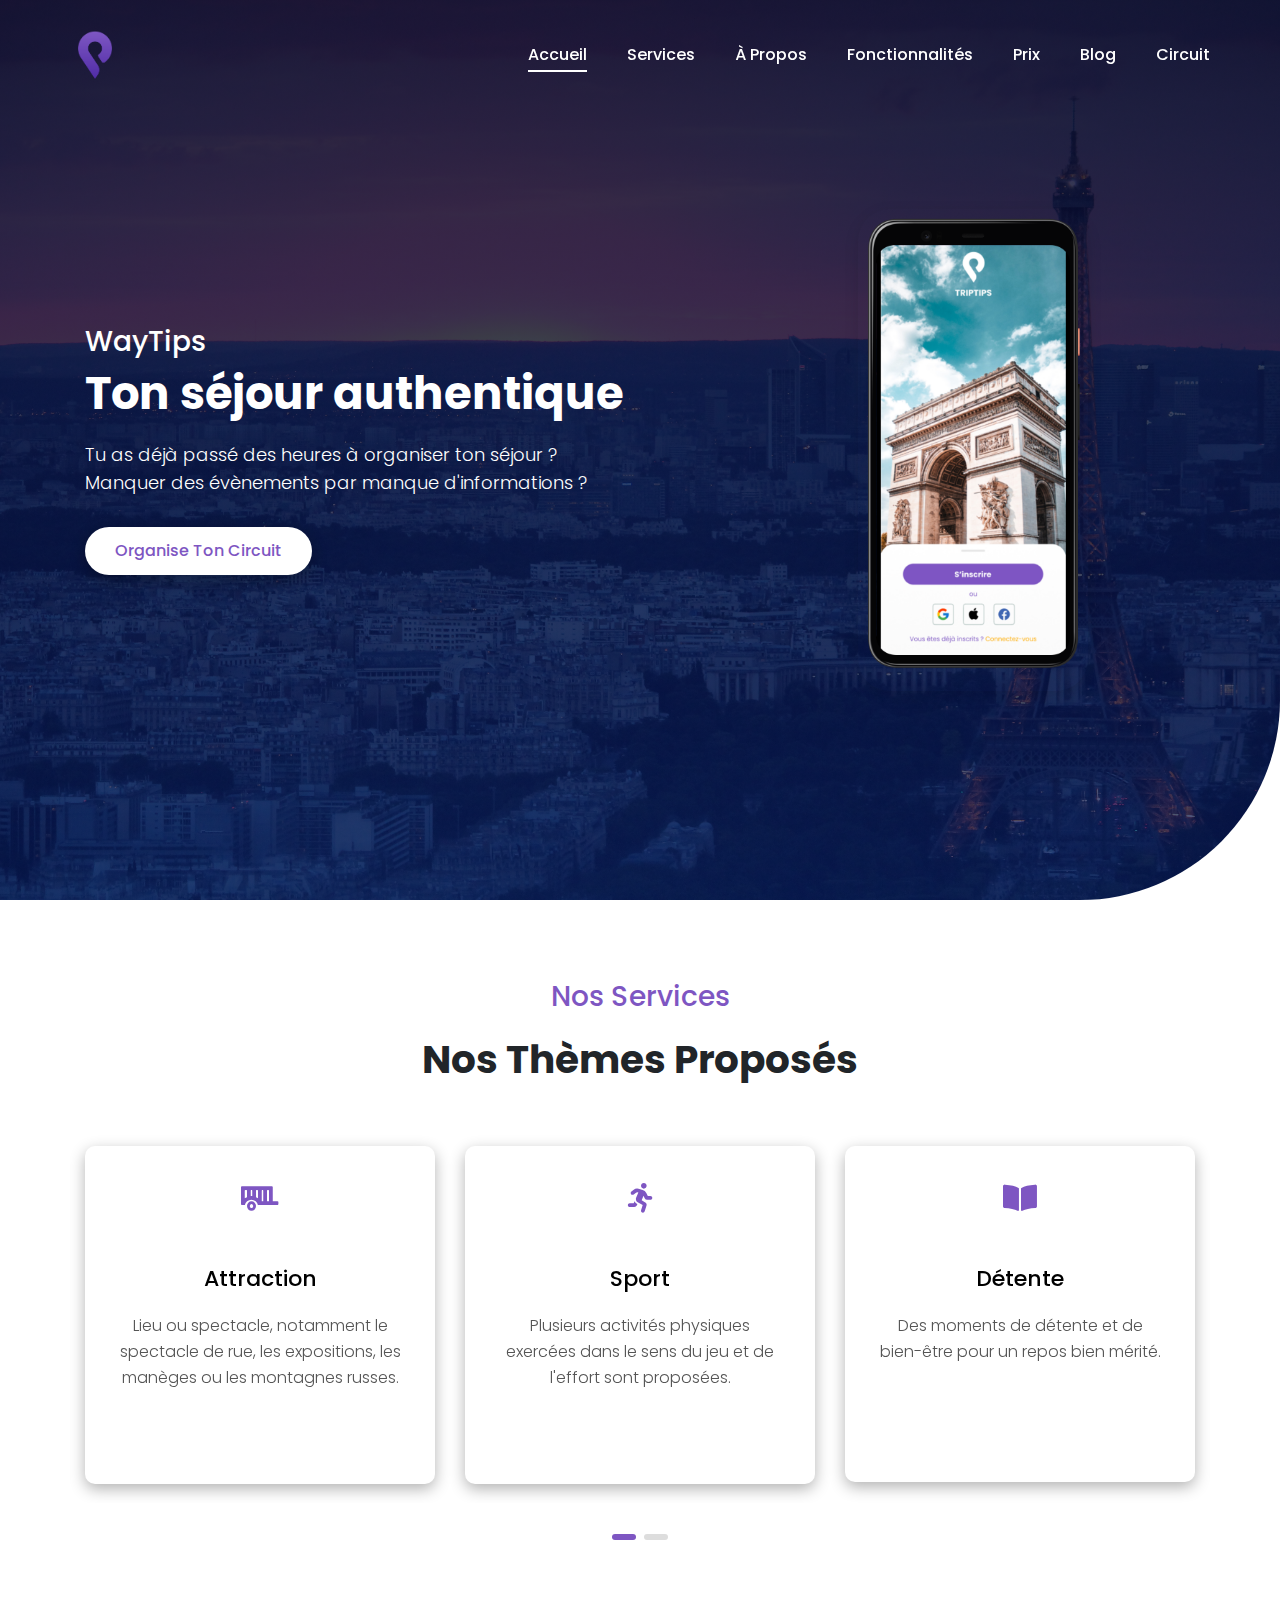
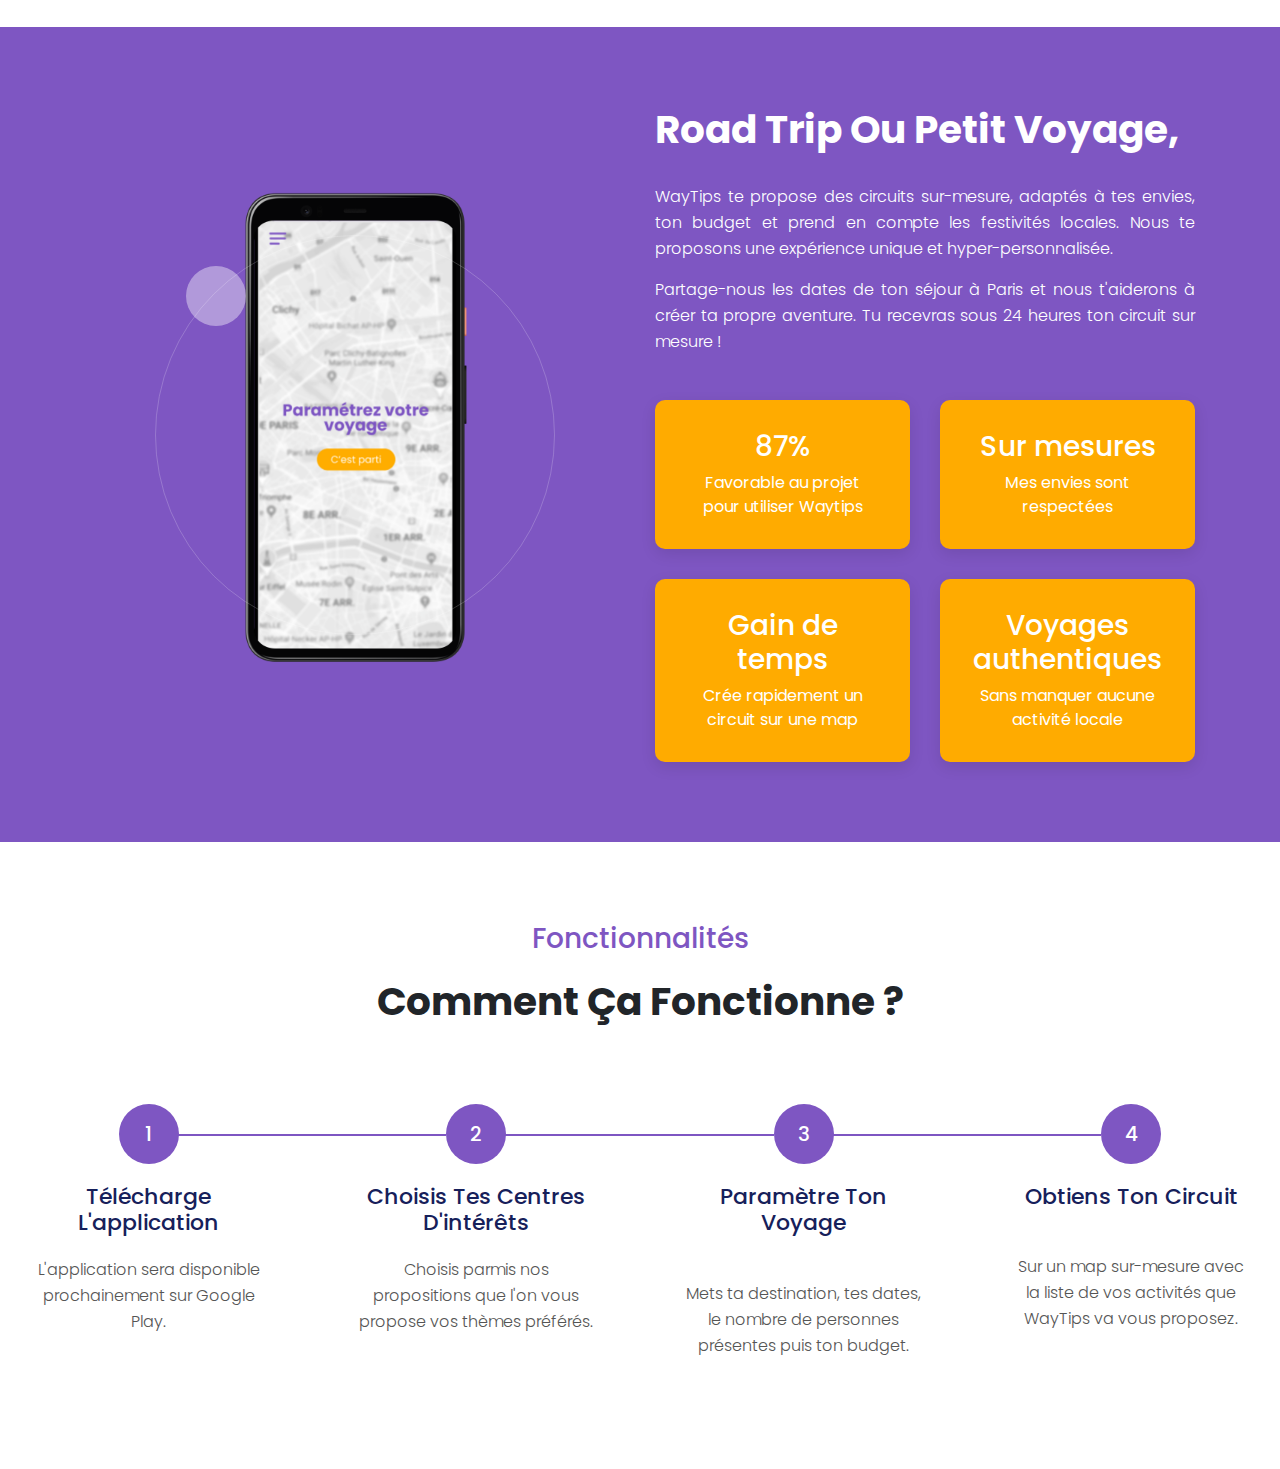
<file: index.html>
<!DOCTYPE html>
<html lang="zxx">

<head>
    <title>Waytips</title>
    <meta charset="utf-8">
    <meta name="viewport" content="width=device-width, initial-scale=1">
    <!-- owl carousel css -->
    <link rel="stylesheet" href="css/owl.carousel.min.css">
    <!-- font awesome icons -->
    <link rel="stylesheet" href="css/font-awesome.css">
    <!-- bootstrap css -->
    <link rel="stylesheet" href="css/bootstrap.min.css">
    <!-- main css -->
    <link rel="stylesheet" href="css/style.css">
</head>

<body>

    <!--NavBar-->
    <nav class="navbar navbar-expand-md fixed-top">
        <div class="container">
            <!-- Brand -->
            <a class="navbar-brand" href="index.php"><img src="./images/logo.png" alt="logo Waytips" width="50"></a>

            <!-- Toggler/collapsibe Button -->
            <button class="navbar-toggler" type="button" data-toggle="collapse" data-target="#collapsibleNavbar">
                <span class="navbar-toggler-icon"></span>
            </button>

            <!-- Navbar links -->
            <div class="collapse navbar-collapse" id="collapsibleNavbar">
                <ul class="navbar-nav ml-auto">
                    <li class="nav-item">
                        <a class="nav-link active" href="#home">Accueil</a>
                    </li>
                    <li class="nav-item">
                        <a class="nav-link" href="#services">Services
                        </a>
                    </li>
                    <li class="nav-item">
                        <a class="nav-link" href="#about">À propos</a>
                    </li>
                    <li class="nav-item">
                        <a class="nav-link" href="#fonctions">Fonctionnalités</a>
                    </li>
                    <li class="nav-item">
                        <a class="nav-link" href="#prix">Prix</a>
                    </li>
                    <li class="nav-item">
                        <a class="nav-link" href="blog.html">Blog</a>
                    </li>
                    <li class="nav-item">
                        <a class="nav-link" href="#form">Circuit</a>
                    </li>

                </ul>
            </div>
        </div>
    </nav>
    <!--NavbarEnd-->

    <!--Home-->
    <section class="home d-flex align-items-center" id="home">
        <div class="container">
            <div class="row align-items-center">
                <div class="col-lg-7 col-md-7 ">
                    <div class="home-text">
                        <h3>WayTips</h3>
                        <h1>Ton séjour authentique</h1>
                        <p>Tu as déjà passé des heures à organiser ton séjour ?</p>
                        <p>Manquer des évènements par manque d'informations ?</p>
                        <div class="home-btn">
                            <a href="#circuit" class="btn btn-1">Organise ton circuit</a>
                        </div>
                    </div>
                </div>
                <div class="col-lg-5 col-md-5">
                    <div class="home-img">
                        <img src="./images/home/home.png" alt="">
                    </div>
                </div>
            </div>
        </div>
    </section>
    <!--HomeEnd-->

    <!--Services-->
    <section class="services section-padding" id="services">
        <div class="container">
            <div class="row justify-content-center">
                <div class="col-lg-8 ">
                    <div class="section-title">
                        <h3>Nos Services</h3>
                        <h2>Nos thèmes proposés</h2>
                    </div>
                </div>
            </div>
            <br><br>
            <div class="row">
                <div class="owl-carousel services-carousel">
                    <div class="services-item">
                        <div class="icon">
                            <i class="fa fa-trailer"></i>
                        </div>
                        <h3>Attraction</h3>
                        <p>
                            Lieu ou spectacle, notamment le spectacle de rue, les
                            expositions, les manèges ou les montagnes russes.
                        </p>
                        <br> <br>
                    </div>
                    <div class="services-item">
                        <div class="icon">
                            <i class="fa fa-running"></i>
                        </div>
                        <h3>Sport</h3>
                        <p>
                            Plusieurs activités physiques exercées dans le sens du jeu et de
                            l'effort sont proposées.
                        </p>
                        <br> <br>
                    </div>
                    <div class="services-item">
                        <div class="icon">
                            <i class="fa fa-book-open"></i>
                        </div>
                        <h3>Détente</h3>
                        <p>
                            Des moments de détente et de bien-être pour un repos bien mérité.
                        </p>
                        <br>
                        <br><br>
                    </div>
                    <div class="services-item">
                        <div class="icon">
                            <i class="fa fa-users"></i>
                        </div>
                        <h3>Famille</h3>
                        <p>
                            Les vacances en famille sont l’occasion de se retrouver tous
                            ensemble, de se ressourcer et de profiter de ses enfants.
                        </p>
                        <br>
                    </div>
                    <div class="services-item">
                        <div class="icon">
                            <i class="fa fa-landmark"></i>
                        </div>
                        <h3>Musée</h3>
                        <p>
                            Découvrir de manière ludique le patrimoine en lien direct avec
                            la thématique de la visite .
                        </p>
                        <br>
                        <br>
                    </div>
                    <div class="services-item">
                        <div class="icon">
                            <i class="fa fa-monument"></i>
                        </div>
                        <h3>Monument</h3>
                        <p>
                            Aux quatre coins du monde, se trouvent des monuments
                            incroyables, de rêve, dont certains sont méconnus par la plupart
                            des gens.
                        </p>
                    </div>
                </div>
            </div>
        </div>
    </section>
    <!--ServicesEnd-->

    <!--ABOUT-->
    <section class="about section-padding" id="about">
        <div class="container">
            <div class="row">
                <div class="col-lg-6 col-md-5 d-flex align-items-center justify-content-center">
                    <div class="about-img">
                        <div class="circle"></div>
                        <img src="./images/about/about.png" alt="telephone Waytips">
                    </div>
                </div>
                <div class="col-lg-6 col-md-7">
                    <div class="section-title">
                        <h2>Road Trip ou petit voyage,</h2>
                    </div>
                    <div class="about-text">
                        <p> WayTips te propose des circuits sur-mesure, adaptés à tes
                            envies, ton budget et prend en compte les festivités locales.
                            Nous te proposons une expérience unique et hyper-personnalisée.</p>
                        <p>
                            Partage-nous les dates de ton séjour à Paris et nous t'aiderons
                            à créer ta propre aventure. Tu recevras sous 24 heures ton
                            circuit sur mesure !
                        </p>
                        <!-- <div class="about-btn">
                            <a href="#" class="btn btn-1">En savoir plus</a>
                        </div> -->
                        <div class="row">
                            <div class="col-sm-6">
                                <div class="about-text-keys style">
                                    <h3>87%</h3>
                                    <span>Favorable au projet pour utiliser Waytips</span>
                                </div>
                            </div>
                            <div class="col-sm-6">
                                <div class="about-text-keys style">
                                    <h3>Sur mesures</h3>
                                    <span>Mes envies sont respectées</span>
                                </div>
                            </div>
                            <div class="col-sm-6">
                                <div class="about-text-keys style">
                                    <h3>Gain de temps</h3>
                                    <span>Crée rapidement un circuit sur une map</span>
                                </div>
                            </div>

                            <div class="col-sm-6">
                                <div class="about-text-keys style">
                                    <h3>Voyages authentiques</h3>
                                    <span>Sans manquer aucune activité locale</span>
                                </div>
                            </div>

                        </div>
                    </div>
                </div>
            </div>
        </div>
    </section>
    <!--ABOUTEND-->

    <!--FONCTIONS-->
    <section class="work section-padding" id="fonctions">
        <div class="container">
            <div class="row justify-content-center">
                <div class="section-title">
                    <h3>Fonctionnalités</h3>
                    <h2>Comment ça fonctionne ?</h2>
                </div>
            </div>
        </div>
        <br><br>
        <div class="row">
            <div class="col-lg-3 col-md-6">
                <div class="work-item line-right">
                    <div class="step">1</div>
                    <h3>Télécharge l'application</h3>
                    <p>L'application sera disponible prochainement sur Google Play.</p>
                </div>
            </div>
            <div class="col-lg-3 col-md-6">
                <div class="work-item line-right">
                    <div class="step">2</div>
                    <h3>Choisis tes centres d'intérêts</h3>
                    <p>Choisis parmis nos propositions que l'on vous propose vos thèmes préférés. </p>
                </div>
            </div>
            <div class="col-lg-3 col-md-6">
                <div class="work-item line-right">
                    <div class="step">3</div>
                    <h3>Paramètre ton voyage</h3>
                    <br>
                    <p>Mets ta destination, tes dates, le nombre de personnes présentes puis ton budget.</p>
                </div>
            </div>
            <div class="col-lg-3 col-md-6">
                <div class="work-item">
                    <div class="step">4</div>
                    <h3>Obtiens ton circuit</h3>
                    <br>
                    <p>Sur un map sur-mesure avec la liste de vos activités que WayTips va vous proposez.</p>
                </div>
            </div>
        </div>
    </section>

    <!-- <section class="blog section-padding"> -->
        <!-- <div class="container">
            <div class="row justify-content-center">
                <div class="section-title">
                    <h3>Blog</h3>
                    <h2>Voici quelques articles</h2>
                </div>
            </div>
        </div>
        <br>
        <br> -->
        <!-- <section class="featured section-padding">
            <div class="container featured__container">
                <div class="post__thumbnail">
                    <img src="./images/blog/baleares.jpg" alt="">
                </div>
                <div class="post__info">
                    <a href="" class="category__button">Wild Life</a>
                    <h2 class="post_title"><a href="post.html">Lorem ipsum dolor sit amet, consectetur adipisicing
                            elit.Aperiam, deleniti.</a>
                    </h2>
                    <p class="post_body">Lorem ipsum dolor sit, amet consectetur adipisicing elit. Distinctio, quae odit
                        eligendi exercitationem similique provident! Totam ex est ab perspiciatis!
                    </p>
                    <div class="post__author">
                        <div class="post__author-avatar">
                            <img src="./images/picture-5.png" alt="">
                        </div>
                        <div class="post__author-info">
                            <h5>By: Andy Vespuce</h5>
                            <small>November 22, 2022 - 07:23</small>
                        </div>
                    </div>
                </div>

            </div>
        </section> -->
        <!-- <section class="posts">
            <div class="container posts__container owl-carousel services-carousel">
                <article class="post">
                    <div class="post__thumbnail">
                        <img src="./images/blog/canada.jpg" alt="">
                    </div>
                    <div class="post__info">
                        <a href="" class="category__button">Wild Life</a>
                        <h3> <a href="post.html">Lorem ipsum dolor sit amet consectetur adipisicing elit. Iusto, vitae?</a>
                        </h3>
                        <p class="post__body">
                            Lorem ipsum dolor sit amet consectetur adipisicing elit. Obcaecati consequuntur, perspiciatis ea
                            inventore voluptatibus sit?
                        </p>
                        <div class="post__author">
                            <div class="post__author-avatar">
                                <img src="./images/picture-5.png" alt="">
                            </div>
                            <div class="post__author-info">
                                <h5>By: Andy Mills</h5>
                                <small>November 22, 2022 - 10:38</small>
                            </div>
                        </div>
                    </div>
                </article>
                <article class="post">
                    <div class="post__thumbnail">
                        <img src="./images/blog/canada.jpg" alt="">
                    </div>
                    <div class="post__info">
                        <a href="" class="category__button">Wild Life</a>
                        <h3> <a href="post.html">Lorem ipsum dolor sit amet consectetur adipisicing elit. Iusto, vitae?</a>
                        </h3>
                        <p class="post__body">
                            Lorem ipsum dolor sit amet consectetur adipisicing elit. Obcaecati consequuntur, perspiciatis ea
                            inventore voluptatibus sit?
                        </p>
                        <div class="post__author">
                            <div class="post__author-avatar">
                                <img src="./images/picture-5.png" alt="">
                            </div>
                            <div class="post__author-info">
                                <h5>By: Andy Mills</h5>
                                <small>November 22, 2022 - 10:38</small>
                            </div>
                        </div>
                    </div>
                </article>
                <article class="post">
                    <div class="post__thumbnail">
                        <img src="./images/blog/canada.jpg" alt="">
                    </div>
                    <div class="post__info">
                        <a href="" class="category__button">Wild Life</a>
                        <h3> <a href="post.html">Lorem ipsum dolor sit amet consectetur adipisicing elit. Iusto, vitae?</a>
                        </h3>
                        <p class="post__body">
                            Lorem ipsum dolor sit amet consectetur adipisicing elit. Obcaecati consequuntur, perspiciatis ea
                            inventore voluptatibus sit?
                        </p>
                        <div class="post__author">
                            <div class="post__author-avatar">
                                <img src="./images/picture-5.png" alt="">
                            </div>
                            <div class="post__author-info">
                                <h5>By: Andy Mills</h5>
                                <small>November 22, 2022 - 10:38</small>
                            </div>
                        </div>
                    </div>
                </article>
                <article class="post">
                    <div class="post__thumbnail">
                        <img src="./images/blog/canada.jpg" alt="">
                    </div>
                    <div class="post__info">
                        <a href="" class="category__button">Wild Life</a>
                        <h3> <a href="post.html">Lorem ipsum dolor sit amet consectetur adipisicing elit. Iusto, vitae?</a>
                        </h3>
                        <p class="post__body">
                            Lorem ipsum dolor sit amet consectetur adipisicing elit. Obcaecati consequuntur, perspiciatis ea
                            inventore voluptatibus sit?
                        </p>
                        <div class="post__author">
                            <div class="post__author-avatar">
                                <img src="./images/picture-5.png" alt="">
                            </div>
                            <div class="post__author-info">
                                <h5>By: Andy Mills</h5>
                                <small>November 22, 2022 - 10:38</small>
                            </div>
                        </div>
                    </div>
                </article>
                <article class="post">
                    <div class="post__thumbnail">
                        <img src="./images/blog/canada.jpg" alt="">
                    </div>
                    <div class="post__info">
                        <a href="" class="category__button">Wild Life</a>
                        <h3> <a href="post.html">Lorem ipsum dolor sit amet consectetur adipisicing elit. Iusto, vitae?</a>
                        </h3>
                        <p class="post__body">
                            Lorem ipsum dolor sit amet consectetur adipisicing elit. Obcaecati consequuntur, perspiciatis ea
                            inventore voluptatibus sit?
                        </p>
                        <div class="post__author">
                            <div class="post__author-avatar">
                                <img src="./images/picture-5.png" alt="">
                            </div>
                            <div class="post__author-info">
                                <h5>By: Andy Mills</h5>
                                <small>November 22, 2022 - 10:38</small>
                            </div>
                        </div>
                    </div>
                </article>
                <article class="post">
                    <div class="post__thumbnail">
                        <img src="./images/blog/canada.jpg" alt="">
                    </div>
                    <div class="post__info">
                        <a href="" class="category__button">Wild Life</a>
                        <h3> <a href="post.html">Lorem ipsum dolor sit amet consectetur adipisicing elit. Iusto, vitae?</a>
                        </h3>
                        <p class="post__body">
                            Lorem ipsum dolor sit amet consectetur adipisicing elit. Obcaecati consequuntur, perspiciatis ea
                            inventore voluptatibus sit?
                        </p>
                        <div class="post__author">
                            <div class="post__author-avatar">
                                <img src="./images/picture-5.png" alt="">
                            </div>
                            <div class="post__author-info">
                                <h5>By: Andy Mills</h5>
                                <small>November 22, 2022 - 10:38</small>
                            </div>
                        </div>
                    </div>
                </article>
                <article class="post">
                    <div class="post__thumbnail">
                        <img src="./images/blog/canada.jpg" alt="">
                    </div>
                    <div class="post__info">
                        <a href="" class="category__button">Wild Life</a>
                        <h3> <a href="post.html">Lorem ipsum dolor sit amet consectetur adipisicing elit. Iusto, vitae?</a>
                        </h3>
                        <p class="post__body">
                            Lorem ipsum dolor sit amet consectetur adipisicing elit. Obcaecati consequuntur, perspiciatis ea
                            inventore voluptatibus sit?
                        </p>
                        <div class="post__author">
                            <div class="post__author-avatar">
                                <img src="./images/picture-5.png" alt="">
                            </div>
                            <div class="post__author-info">
                                <h5>By: Andy Mills</h5>
                                <small>November 22, 2022 - 10:38</small>
                            </div>
                        </div>
                    </div>
                </article>
                <article class="post">
                    <div class="post__thumbnail">
                        <img src="./images/blog/canada.jpg" alt="">
                    </div>
                    <div class="post__info">
                        <a href="" class="category__button">Wild Life</a>
                        <h3> <a href="post.html">Lorem ipsum dolor sit amet consectetur adipisicing elit. Iusto, vitae?</a>
                        </h3>
                        <p class="post__body">
                            Lorem ipsum dolor sit amet consectetur adipisicing elit. Obcaecati consequuntur, perspiciatis ea
                            inventore voluptatibus sit?
                        </p>
                        <div class="post__author">
                            <div class="post__author-avatar">
                                <img src="./images/picture-5.png" alt="">
                            </div>
                            <div class="post__author-info">
                                <h5>By: Andy Mills</h5>
                                <small>November 22, 2022 - 10:38</small>
                            </div>
                        </div>
                    </div>
                </article>
                <article class="post">
                    <div class="post__thumbnail">
                        <img src="./images/blog/canada.jpg" alt="">
                    </div>
                    <div class="post__info">
                        <a href="" class="category__button">Wild Life</a>
                        <h3> <a href="post.html">Lorem ipsum dolor sit amet consectetur adipisicing elit. Iusto, vitae?</a>
                        </h3>
                        <p class="post__body">
                            Lorem ipsum dolor sit amet consectetur adipisicing elit. Obcaecati consequuntur, perspiciatis ea
                            inventore voluptatibus sit?
                        </p>
                        <div class="post__author">
                            <div class="post__author-avatar">
                                <img src="./images/picture-5.png" alt="">
                            </div>
                            <div class="post__author-info">
                                <h5>By: Andy Mills</h5>
                                <small>November 22, 2022 - 10:38</small>
                            </div>
                        </div>
                    </div>
                </article>
            </div>
        </section> -->
    
    <!-- </section> -->


    <!-- jquery js -->
    <script src="js/jquery.min.js"></script>

    <!-- popper js -->
    <script src="js/popper.min.js"></script>
    <!-- bootstrap js -->
    <script src="js/bootstrap.min.js"></script>
    <!-- owl carousel js -->
    <script src="js/owl.carousel.min.js"></script>
    <!-- ScrollIt js -->
    <script src="js/scrollIt.min.js"></script>
    <!-- main js -->
    <script src="js/main.js"></script>
    <script>
        $(document).ready(function () {
            $(window).bind("scroll", function () {
                let gap = 80;
                if ($(window).scrollTop() > gap) {
                    $("nav").addClass("active");
                } else {
                    $("nav").removeClass("active");
                }
            });
        });

    </script>

</body>

</html>
</file>
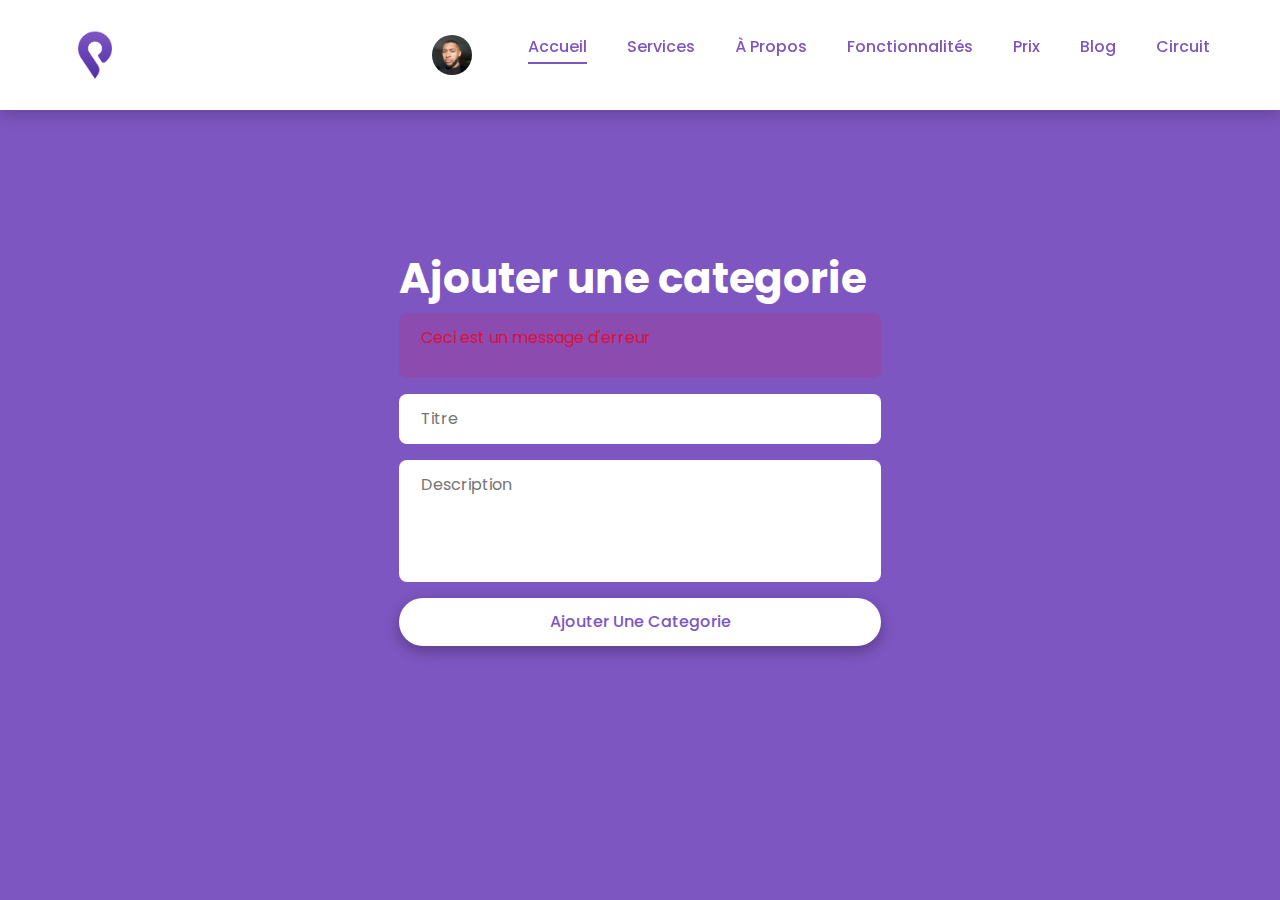
<file: add-category.html>
<!DOCTYPE html>
<html lang="zxx">

<head>
    <title>Waytips</title>
    <meta charset="utf-8">
    <meta name="viewport" content="width=device-width, initial-scale=1">
    <!-- owl carousel css -->
    <link rel="stylesheet" href="css/owl.carousel.min.css">
    <!-- font awesome icons -->
    <link rel="stylesheet" href="css/font-awesome.css">
    <!-- bootstrap css -->
    <link rel="stylesheet" href="css/bootstrap.min.css">
    <!-- main css -->
    <link rel="stylesheet" href="css/style.css">
</head>

<body>

    <!--NavBar-->
    <nav class="navbar active navbar-expand-md fixed-top">
        <div class="container">
            <!-- Brand -->
            <a class="navbar-brand" href="index.php"><img src="./images/logo.png" alt="logo Waytips" width="50"></a>

            <!-- Toggler/collapsibe Button -->
            <button class="navbar-toggler" type="button" data-toggle="collapse" data-target="#collapsibleNavbar">
                <span class="navbar-toggler-icon"></span>
            </button>

            <!-- Navbar links -->
            <div class="collapse navbar-collapse" id="collapsibleNavbar">
                <ul class="navbar-nav ml-auto">
                    <li><a class="navbar-brand" href="#">
                            <img src="./images/picture-5.png" alt="Logo" style="width:40px; border-radius: 50%;">
                        </a></li>
                    <li class="nav-item">
                        <a class="nav-link active" href="#home">Accueil</a>
                    </li>
                    <li class="nav-item">
                        <a class="nav-link" href="#services">Services
                        </a>
                    </li>
                    <li class="nav-item">
                        <a class="nav-link" href="#about">À propos</a>
                    </li>
                    <li class="nav-item">
                        <a class="nav-link" href="#fonctions">Fonctionnalités</a>
                    </li>
                    <li class="nav-item">
                        <a class="nav-link" href="#prix">Prix</a>
                    </li>
                    <li class="nav-item">
                        <a class="nav-link" href="blog.html">Blog</a>
                    </li>
                    <li class="nav-item">
                        <a class="nav-link" href="#form">Circuit</a>
                    </li>

                </ul>
            </div>
        </div>
    </nav>

    <section class="form__section">
        <div class="container form__section-container">
            <h2>Ajouter une categorie</h2>
            <div class="alert__message error">
                <p>Ceci est un message d'erreur</p>
            </div>
            <form action="" class="form-sign">
                <input type="text" placeholder="Titre">
                <textarea rows="4" placeholder="Description"></textarea>
                <button type="submit" class="btn btn-1">Ajouter une categorie</button>
            </form>
        </div>
    </section>

    <!-- jquery js -->
    <script src="js/jquery.min.js"></script>

    <!-- popper js -->
    <script src="js/popper.min.js"></script>
    <!-- bootstrap js -->
    <script src="js/bootstrap.min.js"></script>
    <!-- owl carousel js -->
    <script src="js/owl.carousel.min.js"></script>
    <!-- ScrollIt js -->
    <script src="js/scrollIt.min.js"></script>
    <!-- main js -->
    <script src="js/main.js"></script>
    <script>
        $(document).ready(function () {
            $(window).bind("scroll", function () {
                let gap = 0;
                if ($(window).scrollTop() > gap) {
                    $("nav").addClass("active");
                } else {
                    $("nav").removeClass("active");
                }
            });
        });

    </script>

</body>

</html>
</file>
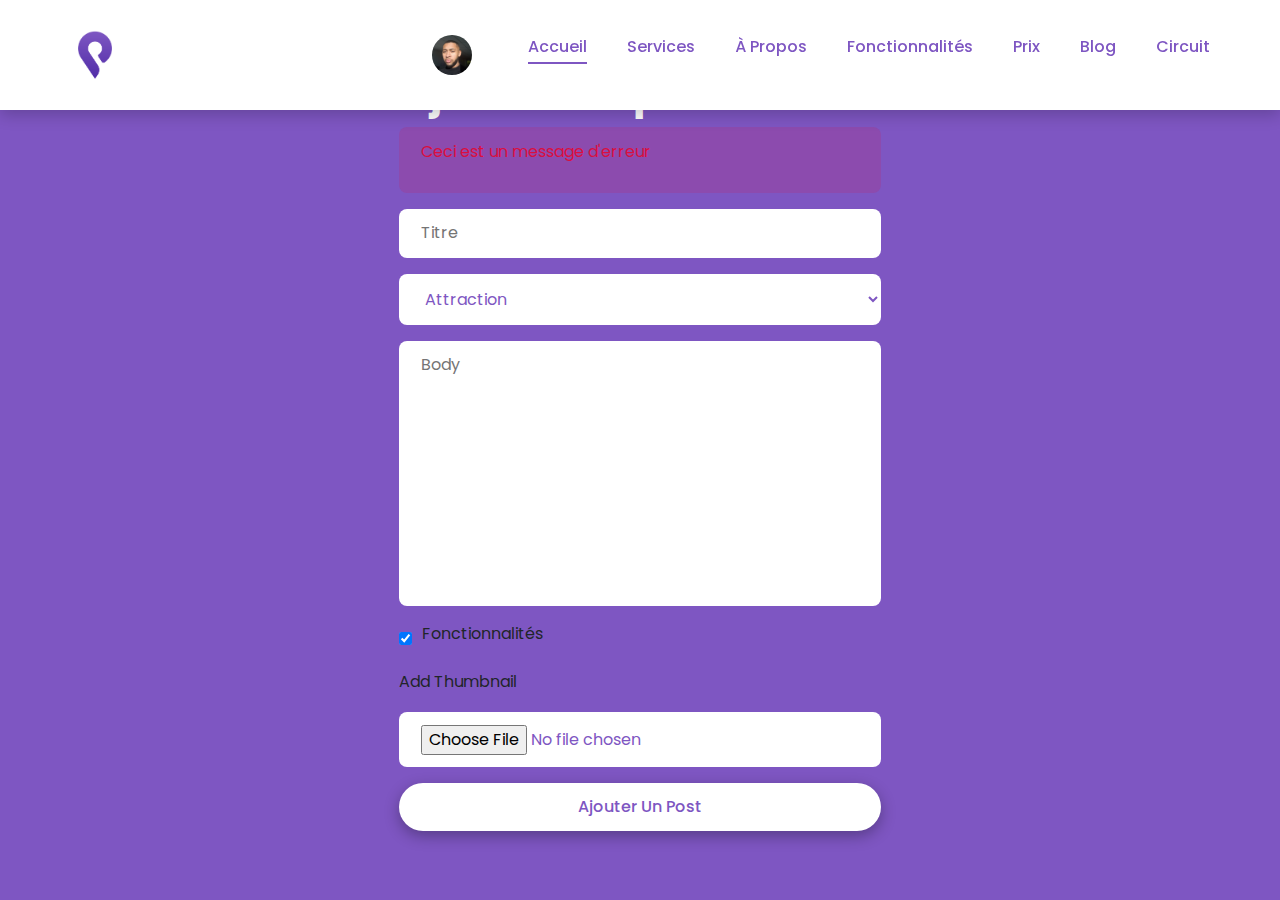
<file: add-post.html>
<!DOCTYPE html>
<html lang="zxx">

<head>
    <title>Waytips</title>
    <meta charset="utf-8">
    <meta name="viewport" content="width=device-width, initial-scale=1">
    <!-- owl carousel css -->
    <link rel="stylesheet" href="css/owl.carousel.min.css">
    <!-- font awesome icons -->
    <link rel="stylesheet" href="css/font-awesome.css">
    <!-- bootstrap css -->
    <link rel="stylesheet" href="css/bootstrap.min.css">
    <!-- main css -->
    <link rel="stylesheet" href="css/style.css">
</head>

<body>

    <!--NavBar-->
    <nav class="navbar active navbar-expand-md fixed-top">
        <div class="container">
            <!-- Brand -->
            <a class="navbar-brand" href="index.php"><img src="./images/logo.png" alt="logo Waytips" width="50"></a>

            <!-- Toggler/collapsibe Button -->
            <button class="navbar-toggler" type="button" data-toggle="collapse" data-target="#collapsibleNavbar">
                <span class="navbar-toggler-icon"></span>
            </button>

            <!-- Navbar links -->
            <div class="collapse navbar-collapse" id="collapsibleNavbar">
                <ul class="navbar-nav ml-auto">
                    <li><a class="navbar-brand" href="#">
                            <img src="./images/picture-5.png" alt="Logo" style="width:40px; border-radius: 50%;">
                        </a></li>
                    <li class="nav-item">
                        <a class="nav-link active" href="#home">Accueil</a>
                    </li>
                    <li class="nav-item">
                        <a class="nav-link" href="#services">Services
                        </a>
                    </li>
                    <li class="nav-item">
                        <a class="nav-link" href="#about">À propos</a>
                    </li>
                    <li class="nav-item">
                        <a class="nav-link" href="#fonctions">Fonctionnalités</a>
                    </li>
                    <li class="nav-item">
                        <a class="nav-link" href="#prix">Prix</a>
                    </li>
                    <li class="nav-item">
                        <a class="nav-link" href="blog.html">Blog</a>
                    </li>
                    <li class="nav-item">
                        <a class="nav-link" href="#form">Circuit</a>
                    </li>

                </ul>
            </div>
        </div>
    </nav>

    <section class="form__section">
        <div class="container form__section-container">
            <h2>Ajouter un post</h2>
            <div class="alert__message error">
                <p>Ceci est un message d'erreur</p>
            </div>
            <form action="" class="form-sign" enctype="multipart/form-data">
                <input type="text" placeholder="Titre">
                <select>
                    <option value="1">Attraction</option>
                    <option value="2">Sport</option>
                    <option value="3">Détente</option>
                    <option value="4">Famille</option>
                    <option value="5">Musée</option>
                    <option value="6">Monument</option>
                </select>
                <textarea rows="10" placeholder="Body"></textarea>
                <div class="form__control inline">
                    <input type="checkbox" id="is_featured" checked>
                    <label for="is_featured" >Fonctionnalités</label>
                </div>
                <div class="form__control">
                    <label for="thumbnail">Add Thumbnail</label>
                    <input type="file" id="thumbnail">
                </div>
                <button type="submit" class="btn btn-1">Ajouter un post</button>
            </form>
        </div>
    </section>

    <!-- jquery js -->
    <script src="js/jquery.min.js"></script>

    <!-- popper js -->
    <script src="js/popper.min.js"></script>
    <!-- bootstrap js -->
    <script src="js/bootstrap.min.js"></script>
    <!-- owl carousel js -->
    <script src="js/owl.carousel.min.js"></script>
    <!-- ScrollIt js -->
    <script src="js/scrollIt.min.js"></script>
    <!-- main js -->
    <script src="js/main.js"></script>
    <script>
        $(document).ready(function () {
            $(window).bind("scroll", function () {
                let gap = 0;
                if ($(window).scrollTop() > gap) {
                    $("nav").addClass("active");
                } else {
                    $("nav").removeClass("active");
                }
            });
        });

    </script>

</body>

</html>
</file>
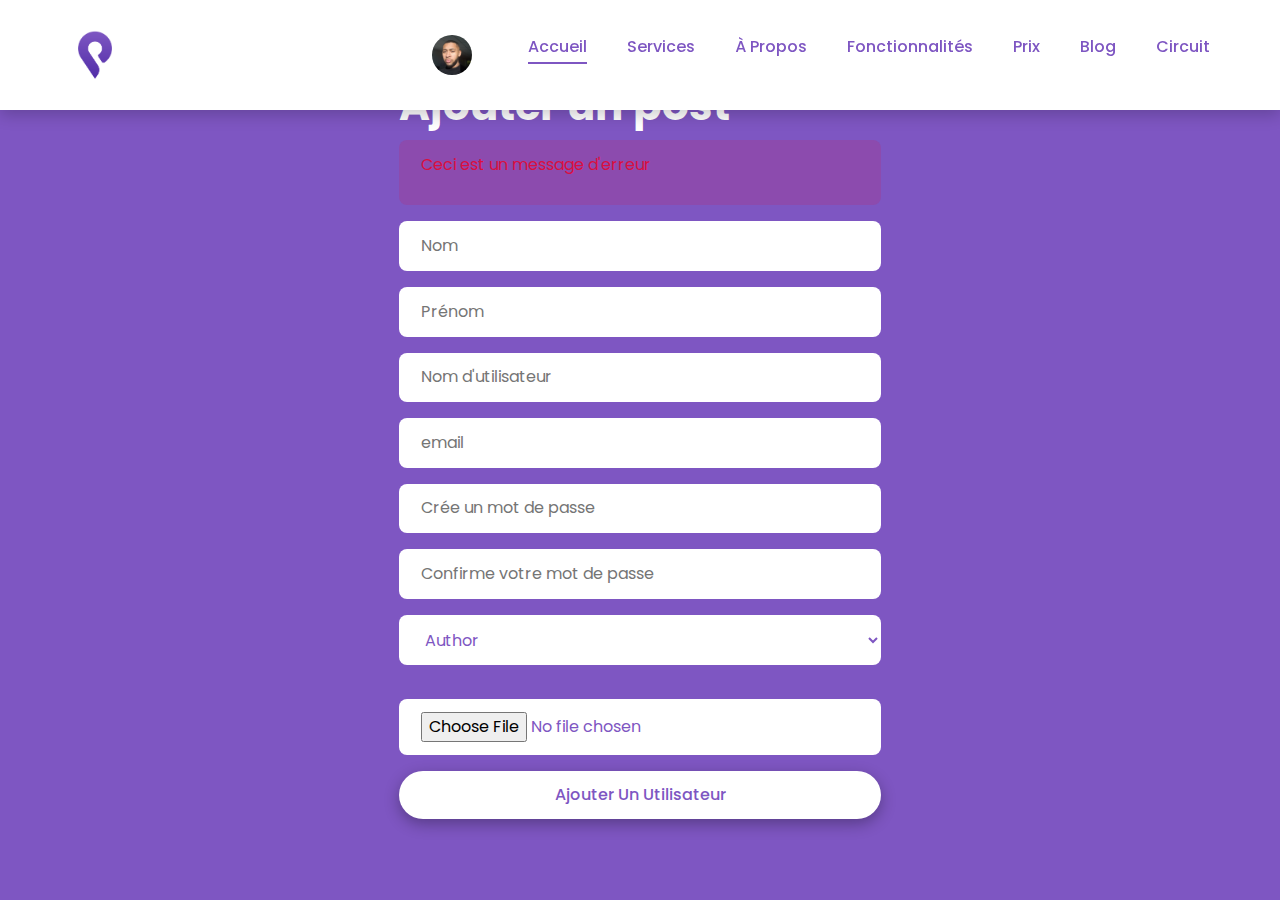
<file: add-user.html>
<!DOCTYPE html>
<html lang="zxx">

<head>
    <title>Waytips</title>
    <meta charset="utf-8">
    <meta name="viewport" content="width=device-width, initial-scale=1">
    <!-- owl carousel css -->
    <link rel="stylesheet" href="css/owl.carousel.min.css">
    <!-- font awesome icons -->
    <link rel="stylesheet" href="css/font-awesome.css">
    <!-- bootstrap css -->
    <link rel="stylesheet" href="css/bootstrap.min.css">
    <!-- main css -->
    <link rel="stylesheet" href="css/style.css">
</head>

<body>

    <!--NavBar-->
    <nav class="navbar active navbar-expand-md fixed-top">
        <div class="container">
            <!-- Brand -->
            <a class="navbar-brand" href="index.php"><img src="./images/logo.png" alt="logo Waytips" width="50"></a>

            <!-- Toggler/collapsibe Button -->
            <button class="navbar-toggler" type="button" data-toggle="collapse" data-target="#collapsibleNavbar">
                <span class="navbar-toggler-icon"></span>
            </button>

            <!-- Navbar links -->
            <div class="collapse navbar-collapse" id="collapsibleNavbar">
                <ul class="navbar-nav ml-auto">
                    <li><a class="navbar-brand" href="#">
                            <img src="./images/picture-5.png" alt="Logo" style="width:40px; border-radius: 50%;">
                        </a></li>
                    <li class="nav-item">
                        <a class="nav-link active" href="#home">Accueil</a>
                    </li>
                    <li class="nav-item">
                        <a class="nav-link" href="#services">Services
                        </a>
                    </li>
                    <li class="nav-item">
                        <a class="nav-link" href="#about">À propos</a>
                    </li>
                    <li class="nav-item">
                        <a class="nav-link" href="#fonctions">Fonctionnalités</a>
                    </li>
                    <li class="nav-item">
                        <a class="nav-link" href="#prix">Prix</a>
                    </li>
                    <li class="nav-item">
                        <a class="nav-link" href="blog.html">Blog</a>
                    </li>
                    <li class="nav-item">
                        <a class="nav-link" href="#form">Circuit</a>
                    </li>

                </ul>
            </div>
        </div>
    </nav>

    <section class="form__section">
        <div class="container form__section-container">
            <h2>Ajouter un post</h2>
            <div class="alert__message error">
                <p>Ceci est un message d'erreur</p>
            </div>
            <form action="" class="form-sign" enctype="multipart/form-data">
                <input type="text" placeholder="Nom">
                <input type="text" placeholder="Prénom">
                <input type="text" placeholder="Nom d'utilisateur">
                <input type="email" placeholder="email">
                <input type="password" placeholder="Crée un mot de passe">
                <input type="password" placeholder="Confirme votre mot de passe">
                <select>
                    <option value="0">Author</option>
                    <option value="1">Admin</option>
                </select>
                <div class="form__control">
                    <label for="avatar"></label>
                    <input type="file" id="avatar">
                </div>
                <button type="submit" class="btn btn-1">Ajouter un utilisateur</button>
                
            </form>
        </div>
    </section>

    <!-- jquery js -->
    <script src="js/jquery.min.js"></script>

    <!-- popper js -->
    <script src="js/popper.min.js"></script>
    <!-- bootstrap js -->
    <script src="js/bootstrap.min.js"></script>
    <!-- owl carousel js -->
    <script src="js/owl.carousel.min.js"></script>
    <!-- ScrollIt js -->
    <script src="js/scrollIt.min.js"></script>
    <!-- main js -->
    <script src="js/main.js"></script>
    <script>
        $(document).ready(function () {
            $(window).bind("scroll", function () {
                let gap = 0;
                if ($(window).scrollTop() > gap) {
                    $("nav").addClass("active");
                } else {
                    $("nav").removeClass("active");
                }
            });
        });

    </script>

</body>

</html>
</file>
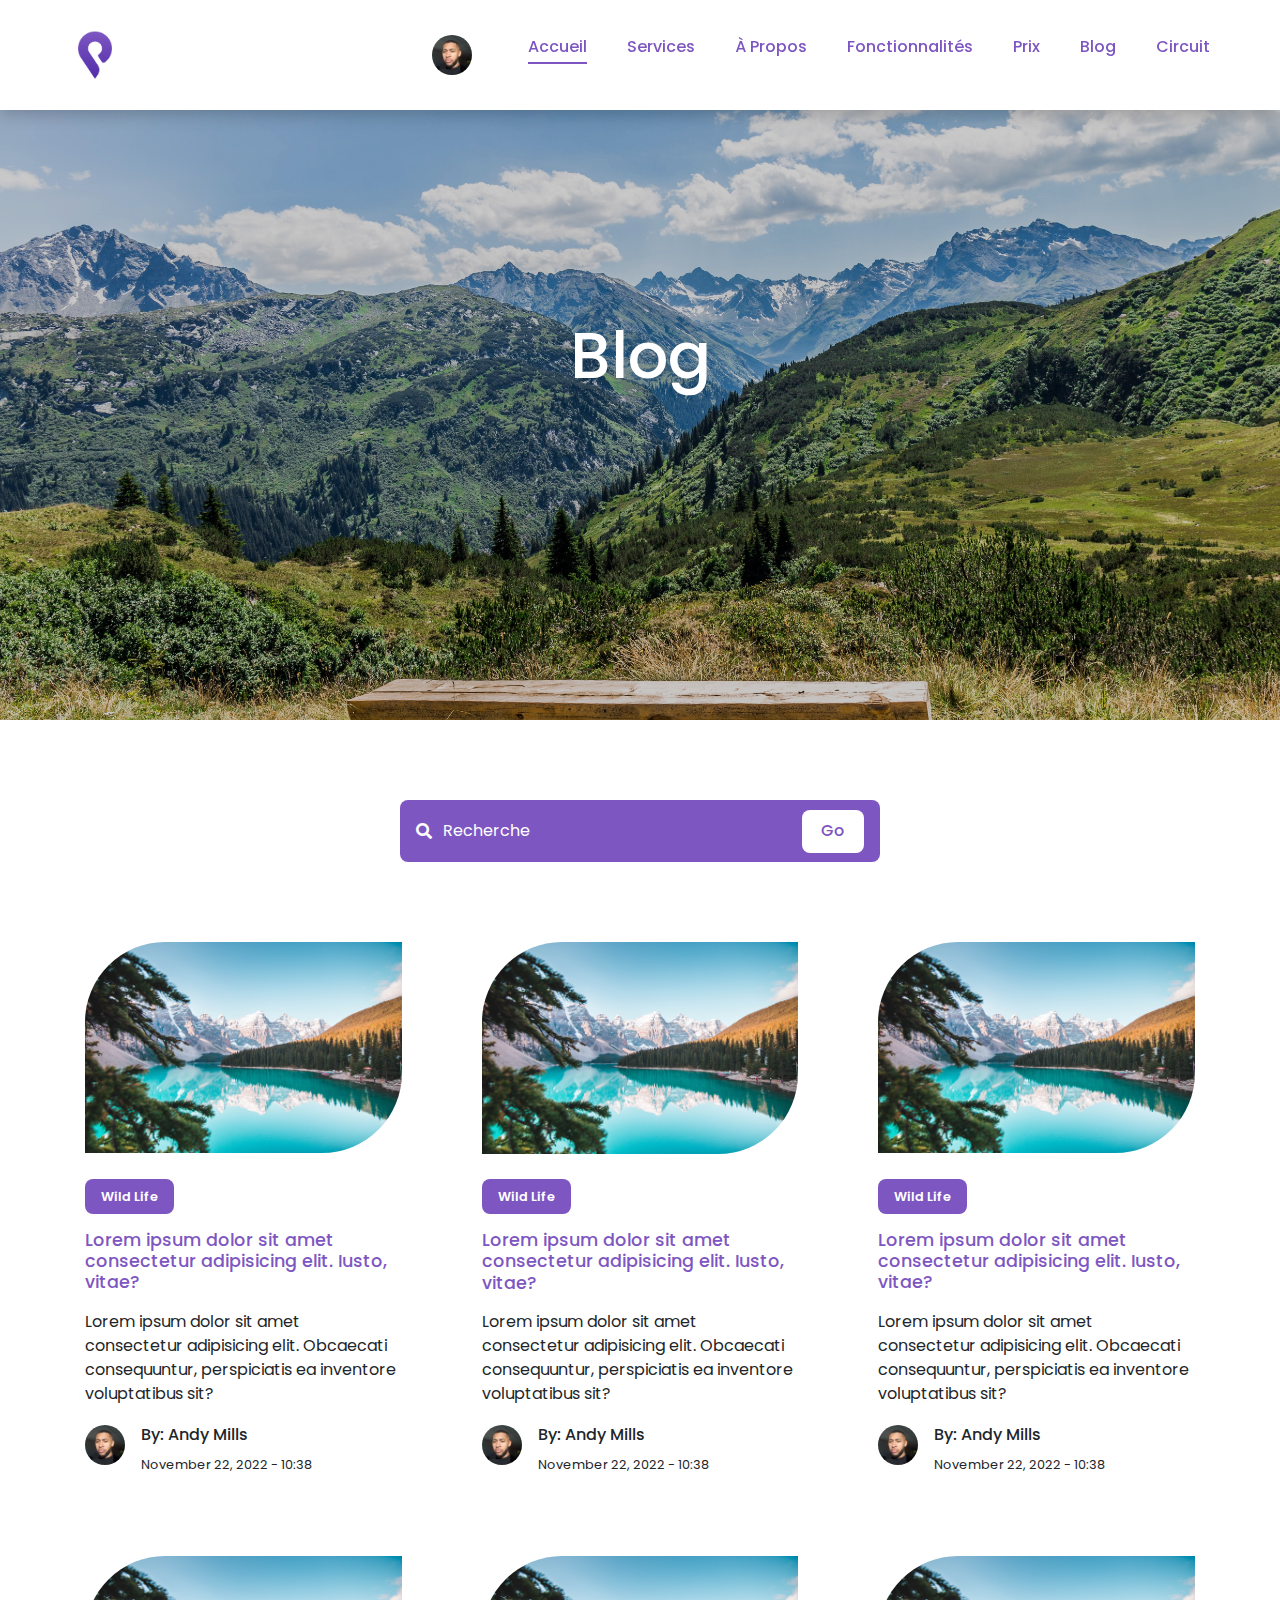
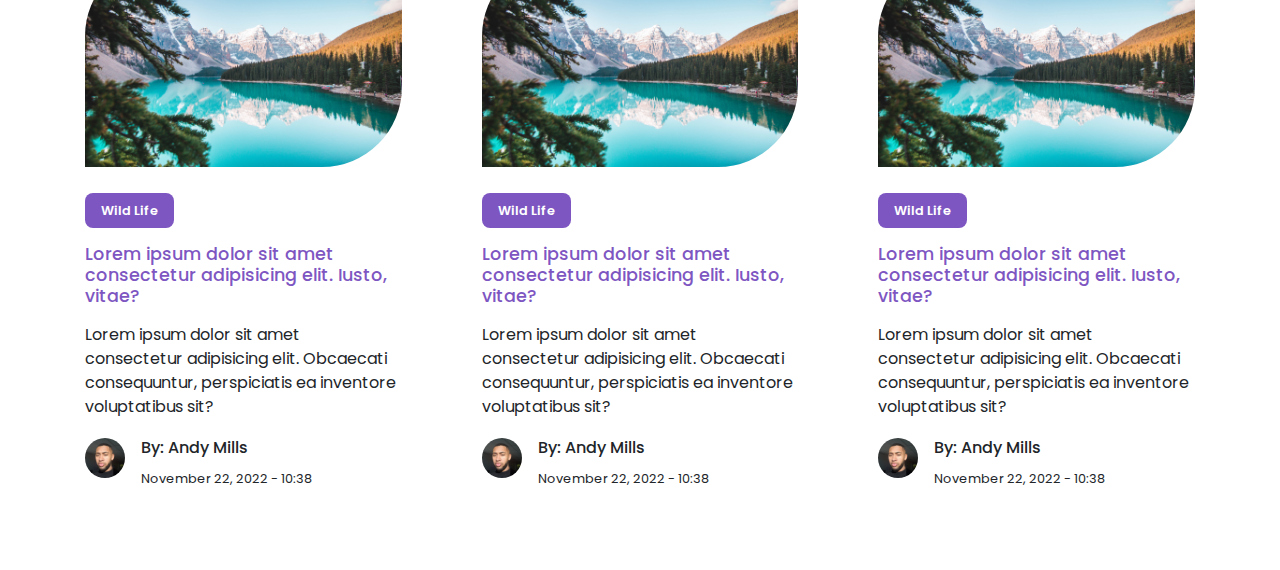
<file: blog.html>
<!DOCTYPE html>
<html lang="zxx">

<head>
    <title>Waytips</title>
    <meta charset="utf-8">
    <meta name="viewport" content="width=device-width, initial-scale=1">
    <!-- owl carousel css -->
    <link rel="stylesheet" href="css/owl.carousel.min.css">
    <!-- font awesome icons -->
    <link rel="stylesheet" href="css/font-awesome.css">
    <!-- bootstrap css -->
    <link rel="stylesheet" href="css/bootstrap.min.css">
    <!-- main css -->
    <link rel="stylesheet" href="css/style.css">
</head>

<body>

    <!--NavBar-->
    <nav class="navbar active navbar-expand-md fixed-top">
        <div class="container">
            <!-- Brand -->
            <a class="navbar-brand" href="index.php"><img src="./images/logo.png" alt="logo Waytips" width="50"></a>

            <!-- Toggler/collapsibe Button -->
            <button class="navbar-toggler" type="button" data-toggle="collapse" data-target="#collapsibleNavbar">
                <span class="navbar-toggler-icon"></span>
            </button>

            <!-- Navbar links -->
            <div class="collapse navbar-collapse" id="collapsibleNavbar">
                <ul class="navbar-nav ml-auto">
                    <li><a class="navbar-brand" href="#">
                            <img src="./images/picture-5.png" alt="Logo" style="width:40px; border-radius: 50%;">
                        </a></li>
                    <li class="nav-item">
                        <a class="nav-link active" href="#home">Accueil</a>
                    </li>
                    <li class="nav-item">
                        <a class="nav-link" href="#services">Services
                        </a>
                    </li>
                    <li class="nav-item">
                        <a class="nav-link" href="#about">À propos</a>
                    </li>
                    <li class="nav-item">
                        <a class="nav-link" href="#fonctions">Fonctionnalités</a>
                    </li>
                    <li class="nav-item">
                        <a class="nav-link" href="#prix">Prix</a>
                    </li>
                    <li class="nav-item">
                        <a class="nav-link" href="blog.html">Blog</a>
                    </li>
                    <li class="nav-item">
                        <a class="nav-link" href="#form">Circuit</a>
                    </li>

                </ul>
            </div>
        </div>
    </nav>
    <!--NavbarEnd-->
    <section class="img-background">
        <div class="color-overlay d-flex justify-content-center align-items-center" style="position: absolute; 
        width: 100%; height: 100%; background-color: rgba(0, 0, 0, 0.2); ">
            <h1 style="font-size: 4rem;">Blog</h1>
        </div>
    </section>

    <section class="search__bar">
        <form class="container search__bar-container" action="">
            <div>
                <i class="fa fa-search"></i>
                <input type="search" id="search" class="serach" name="" placeholder="Recherche" />
            </div>
            <button type="submit" class="btn-search">Go</button>
        </form>
    </section>


    <section class="posts">
        <div class="container posts__container">
            <article class="post">
                <div class="post__thumbnail">
                    <img src="./images/blog/canada.jpg" alt="">
                </div>
                <div class="post__info">
                    <a href="" class="category__button">Wild Life</a>
                    <h3> <a href="post.html">Lorem ipsum dolor sit amet consectetur adipisicing elit. Iusto, vitae?</a>
                    </h3>
                    <p class="post__body">
                        Lorem ipsum dolor sit amet consectetur adipisicing elit. Obcaecati consequuntur, perspiciatis ea
                        inventore voluptatibus sit?
                    </p>
                    <div class="post__author">
                        <div class="post__author-avatar">
                            <img src="./images/picture-5.png" alt="">
                        </div>
                        <div class="post__author-info">
                            <h5>By: Andy Mills</h5>
                            <small>November 22, 2022 - 10:38</small>
                        </div>
                    </div>
                </div>
            </article>
            <article class="post">
                <div class="post__thumbnail">
                    <img src="./images/blog/canada.jpg" alt="">
                </div>
                <div class="post__info">
                    <a href="" class="category__button">Wild Life</a>
                    <h3> <a href="post.html">Lorem ipsum dolor sit amet consectetur adipisicing elit. Iusto, vitae?</a>
                    </h3>
                    <p class="post__body">
                        Lorem ipsum dolor sit amet consectetur adipisicing elit. Obcaecati consequuntur, perspiciatis ea
                        inventore voluptatibus sit?
                    </p>
                    <div class="post__author">
                        <div class="post__author-avatar">
                            <img src="./images/picture-5.png" alt="">
                        </div>
                        <div class="post__author-info">
                            <h5>By: Andy Mills</h5>
                            <small>November 22, 2022 - 10:38</small>
                        </div>
                    </div>
                </div>
            </article>
            <article class="post">
                <div class="post__thumbnail">
                    <img src="./images/blog/canada.jpg" alt="">
                </div>
                <div class="post__info">
                    <a href="" class="category__button">Wild Life</a>
                    <h3> <a href="post.html">Lorem ipsum dolor sit amet consectetur adipisicing elit. Iusto, vitae?</a>
                    </h3>
                    <p class="post__body">
                        Lorem ipsum dolor sit amet consectetur adipisicing elit. Obcaecati consequuntur, perspiciatis ea
                        inventore voluptatibus sit?
                    </p>
                    <div class="post__author">
                        <div class="post__author-avatar">
                            <img src="./images/picture-5.png" alt="">
                        </div>
                        <div class="post__author-info">
                            <h5>By: Andy Mills</h5>
                            <small>November 22, 2022 - 10:38</small>
                        </div>
                    </div>
                </div>
            </article>
            <article class="post">
                <div class="post__thumbnail">
                    <img src="./images/blog/canada.jpg" alt="">
                </div>
                <div class="post__info">
                    <a href="" class="category__button">Wild Life</a>
                    <h3> <a href="post.html">Lorem ipsum dolor sit amet consectetur adipisicing elit. Iusto, vitae?</a>
                    </h3>
                    <p class="post__body">
                        Lorem ipsum dolor sit amet consectetur adipisicing elit. Obcaecati consequuntur, perspiciatis ea
                        inventore voluptatibus sit?
                    </p>
                    <div class="post__author">
                        <div class="post__author-avatar">
                            <img src="./images/picture-5.png" alt="">
                        </div>
                        <div class="post__author-info">
                            <h5>By: Andy Mills</h5>
                            <small>November 22, 2022 - 10:38</small>
                        </div>
                    </div>
                </div>
            </article>
            <article class="post">
                <div class="post__thumbnail">
                    <img src="./images/blog/canada.jpg" alt="">
                </div>
                <div class="post__info">
                    <a href="" class="category__button">Wild Life</a>
                    <h3> <a href="post.html">Lorem ipsum dolor sit amet consectetur adipisicing elit. Iusto, vitae?</a>
                    </h3>
                    <p class="post__body">
                        Lorem ipsum dolor sit amet consectetur adipisicing elit. Obcaecati consequuntur, perspiciatis ea
                        inventore voluptatibus sit?
                    </p>
                    <div class="post__author">
                        <div class="post__author-avatar">
                            <img src="./images/picture-5.png" alt="">
                        </div>
                        <div class="post__author-info">
                            <h5>By: Andy Mills</h5>
                            <small>November 22, 2022 - 10:38</small>
                        </div>
                    </div>
                </div>
            </article>
            <article class="post">
                <div class="post__thumbnail">
                    <img src="./images/blog/canada.jpg" alt="">
                </div>
                <div class="post__info">
                    <a href="" class="category__button">Wild Life</a>
                    <h3> <a href="post.html">Lorem ipsum dolor sit amet consectetur adipisicing elit. Iusto, vitae?</a>
                    </h3>
                    <p class="post__body">
                        Lorem ipsum dolor sit amet consectetur adipisicing elit. Obcaecati consequuntur, perspiciatis ea
                        inventore voluptatibus sit?
                    </p>
                    <div class="post__author">
                        <div class="post__author-avatar">
                            <img src="./images/picture-5.png" alt="">
                        </div>
                        <div class="post__author-info">
                            <h5>By: Andy Mills</h5>
                            <small>November 22, 2022 - 10:38</small>
                        </div>
                    </div>
                </div>
            </article>
        </div>
    </section>


    <!-- <section class="category__buttons">
        <div class="container category__buttons-container">
            <a href="" class="category__button">Art</a>
            <a href="" class="category__button">Wild Life</a>
            <a href="" class="category__button">Travel</a>
            <a href="" class="category__button">Science & Technologie</a>
            <a href="" class="category__button">Food</a>
            <a href="" class="category__button">Music</a>
        </div>
    </section> -->


    <!-- jquery js -->
    <script src="js/jquery.min.js"></script>

    <!-- popper js -->
    <script src="js/popper.min.js"></script>
    <!-- bootstrap js -->
    <script src="js/bootstrap.min.js"></script>
    <!-- owl carousel js -->
    <script src="js/owl.carousel.min.js"></script>
    <!-- ScrollIt js -->
    <script src="js/scrollIt.min.js"></script>
    <!-- main js -->
    <script src="js/main.js"></script>
    <script>
        $(document).ready(function () {
            $(window).bind("scroll", function () {
                let gap = 80;
                if ($(window).scrollTop() > gap) {
                    $("nav").addClass("active");
                } else {
                    $("nav").removeClass("active");
                }
            });
        });

    </script>

</body>

</html>
</file>
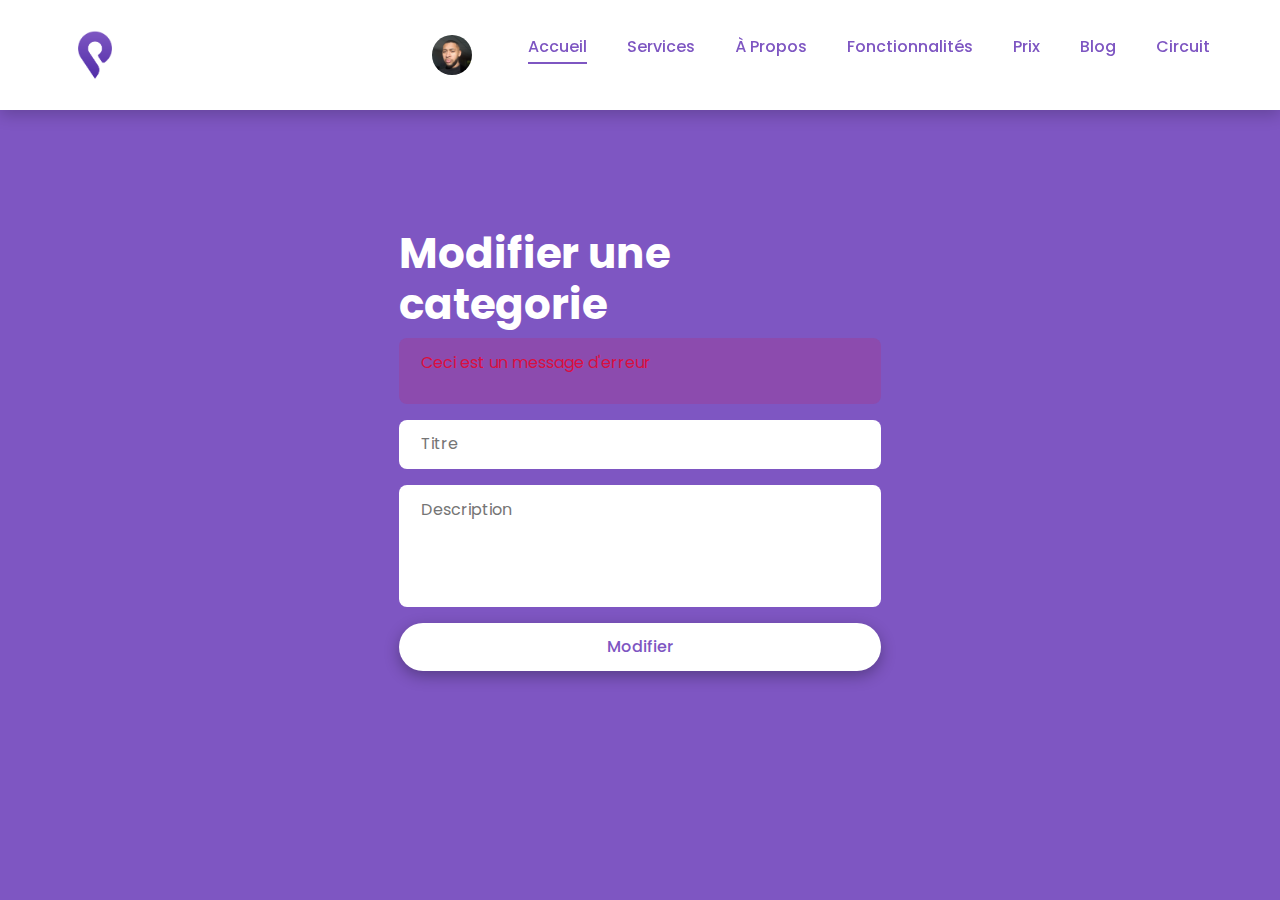
<file: edit-category.html>
<!DOCTYPE html>
<html lang="zxx">

<head>
    <title>Waytips</title>
    <meta charset="utf-8">
    <meta name="viewport" content="width=device-width, initial-scale=1">
    <!-- owl carousel css -->
    <link rel="stylesheet" href="css/owl.carousel.min.css">
    <!-- font awesome icons -->
    <link rel="stylesheet" href="css/font-awesome.css">
    <!-- bootstrap css -->
    <link rel="stylesheet" href="css/bootstrap.min.css">
    <!-- main css -->
    <link rel="stylesheet" href="css/style.css">
</head>

<body>

    <!--NavBar-->
    <nav class="navbar active navbar-expand-md fixed-top">
        <div class="container">
            <!-- Brand -->
            <a class="navbar-brand" href="index.php"><img src="./images/logo.png" alt="logo Waytips" width="50"></a>

            <!-- Toggler/collapsibe Button -->
            <button class="navbar-toggler" type="button" data-toggle="collapse" data-target="#collapsibleNavbar">
                <span class="navbar-toggler-icon"></span>
            </button>

            <!-- Navbar links -->
            <div class="collapse navbar-collapse" id="collapsibleNavbar">
                <ul class="navbar-nav ml-auto">
                    <li><a class="navbar-brand" href="#">
                            <img src="./images/picture-5.png" alt="Logo" style="width:40px; border-radius: 50%;">
                        </a></li>
                    <li class="nav-item">
                        <a class="nav-link active" href="#home">Accueil</a>
                    </li>
                    <li class="nav-item">
                        <a class="nav-link" href="#services">Services
                        </a>
                    </li>
                    <li class="nav-item">
                        <a class="nav-link" href="#about">À propos</a>
                    </li>
                    <li class="nav-item">
                        <a class="nav-link" href="#fonctions">Fonctionnalités</a>
                    </li>
                    <li class="nav-item">
                        <a class="nav-link" href="#prix">Prix</a>
                    </li>
                    <li class="nav-item">
                        <a class="nav-link" href="blog.html">Blog</a>
                    </li>
                    <li class="nav-item">
                        <a class="nav-link" href="#form">Circuit</a>
                    </li>

                </ul>
            </div>
        </div>
    </nav>

    <section class="form__section">
        <div class="container form__section-container">
            <h2>Modifier une categorie</h2>
            <div class="alert__message error">
                <p>Ceci est un message d'erreur</p>
            </div>
            <form action="" class="form-sign">
                <input type="text" placeholder="Titre">
                <textarea rows="4" placeholder="Description"></textarea>
                <button type="submit" class="btn btn-1">Modifier </button>
            </form>
        </div>
    </section>

    <!-- jquery js -->
    <script src="js/jquery.min.js"></script>

    <!-- popper js -->
    <script src="js/popper.min.js"></script>
    <!-- bootstrap js -->
    <script src="js/bootstrap.min.js"></script>
    <!-- owl carousel js -->
    <script src="js/owl.carousel.min.js"></script>
    <!-- ScrollIt js -->
    <script src="js/scrollIt.min.js"></script>
    <!-- main js -->
    <script src="js/main.js"></script>
    <script>
        $(document).ready(function () {
            $(window).bind("scroll", function () {
                let gap = 0;
                if ($(window).scrollTop() > gap) {
                    $("nav").addClass("active");
                } else {
                    $("nav").removeClass("active");
                }
            });
        });

    </script>

</body>

</html>
</file>
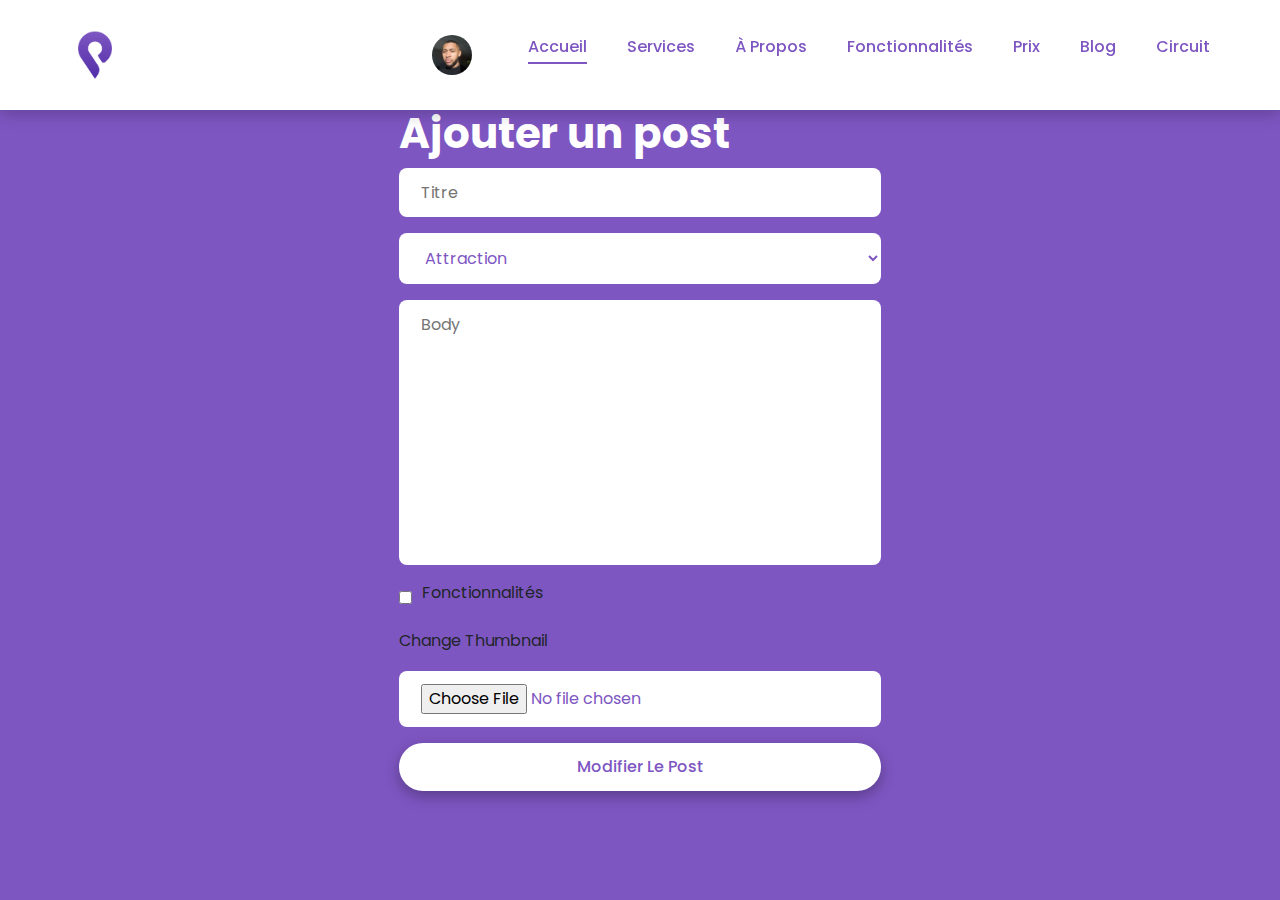
<file: edit-post.html>
<!DOCTYPE html>
<html lang="zxx">

<head>
    <title>Waytips</title>
    <meta charset="utf-8">
    <meta name="viewport" content="width=device-width, initial-scale=1">
    <!-- owl carousel css -->
    <link rel="stylesheet" href="css/owl.carousel.min.css">
    <!-- font awesome icons -->
    <link rel="stylesheet" href="css/font-awesome.css">
    <!-- bootstrap css -->
    <link rel="stylesheet" href="css/bootstrap.min.css">
    <!-- main css -->
    <link rel="stylesheet" href="css/style.css">
</head>

<body>

    <!--NavBar-->
    <nav class="navbar active navbar-expand-md fixed-top">
        <div class="container">
            <!-- Brand -->
            <a class="navbar-brand" href="index.php"><img src="./images/logo.png" alt="logo Waytips" width="50"></a>

            <!-- Toggler/collapsibe Button -->
            <button class="navbar-toggler" type="button" data-toggle="collapse" data-target="#collapsibleNavbar">
                <span class="navbar-toggler-icon"></span>
            </button>

            <!-- Navbar links -->
            <div class="collapse navbar-collapse" id="collapsibleNavbar">
                <ul class="navbar-nav ml-auto">
                    <li><a class="navbar-brand" href="#">
                            <img src="./images/picture-5.png" alt="Logo" style="width:40px; border-radius: 50%;">
                        </a></li>
                    <li class="nav-item">
                        <a class="nav-link active" href="#home">Accueil</a>
                    </li>
                    <li class="nav-item">
                        <a class="nav-link" href="#services">Services
                        </a>
                    </li>
                    <li class="nav-item">
                        <a class="nav-link" href="#about">À propos</a>
                    </li>
                    <li class="nav-item">
                        <a class="nav-link" href="#fonctions">Fonctionnalités</a>
                    </li>
                    <li class="nav-item">
                        <a class="nav-link" href="#prix">Prix</a>
                    </li>
                    <li class="nav-item">
                        <a class="nav-link" href="blog.html">Blog</a>
                    </li>
                    <li class="nav-item">
                        <a class="nav-link" href="#form">Circuit</a>
                    </li>

                </ul>
            </div>
        </div>
    </nav>

    <section class="form__section">
        <div class="container form__section-container">
            <h2>Ajouter un post</h2>
            <form action="" class="form-sign" enctype="multipart/form-data">
                <input type="text" placeholder="Titre">
                <select>
                    <option value="1">Attraction</option>
                    <option value="2">Sport</option>
                    <option value="3">Détente</option>
                    <option value="4">Famille</option>
                    <option value="5">Musée</option>
                    <option value="6">Monument</option>
                </select>
                <textarea rows="10" placeholder="Body"></textarea>
                <div class="form__control inline">
                    <input type="checkbox" id="is_featured">
                    <label for="is_featured">Fonctionnalités</label>
                </div>
                <div class="form__control">
                    <label for="thumbnail">Change Thumbnail</label>
                    <input type="file" id="thumbnail">
                </div>
                <button type="submit" class="btn btn-1">Modifier le post</button>
            </form>
        </div>
    </section>

    <!-- jquery js -->
    <script src="js/jquery.min.js"></script>

    <!-- popper js -->
    <script src="js/popper.min.js"></script>
    <!-- bootstrap js -->
    <script src="js/bootstrap.min.js"></script>
    <!-- owl carousel js -->
    <script src="js/owl.carousel.min.js"></script>
    <!-- ScrollIt js -->
    <script src="js/scrollIt.min.js"></script>
    <!-- main js -->
    <script src="js/main.js"></script>
    <script>
        $(document).ready(function () {
            $(window).bind("scroll", function () {
                let gap = 0;
                if ($(window).scrollTop() > gap) {
                    $("nav").addClass("active");
                } else {
                    $("nav").removeClass("active");
                }
            });
        });

    </script>

</body>

</html>
</file>
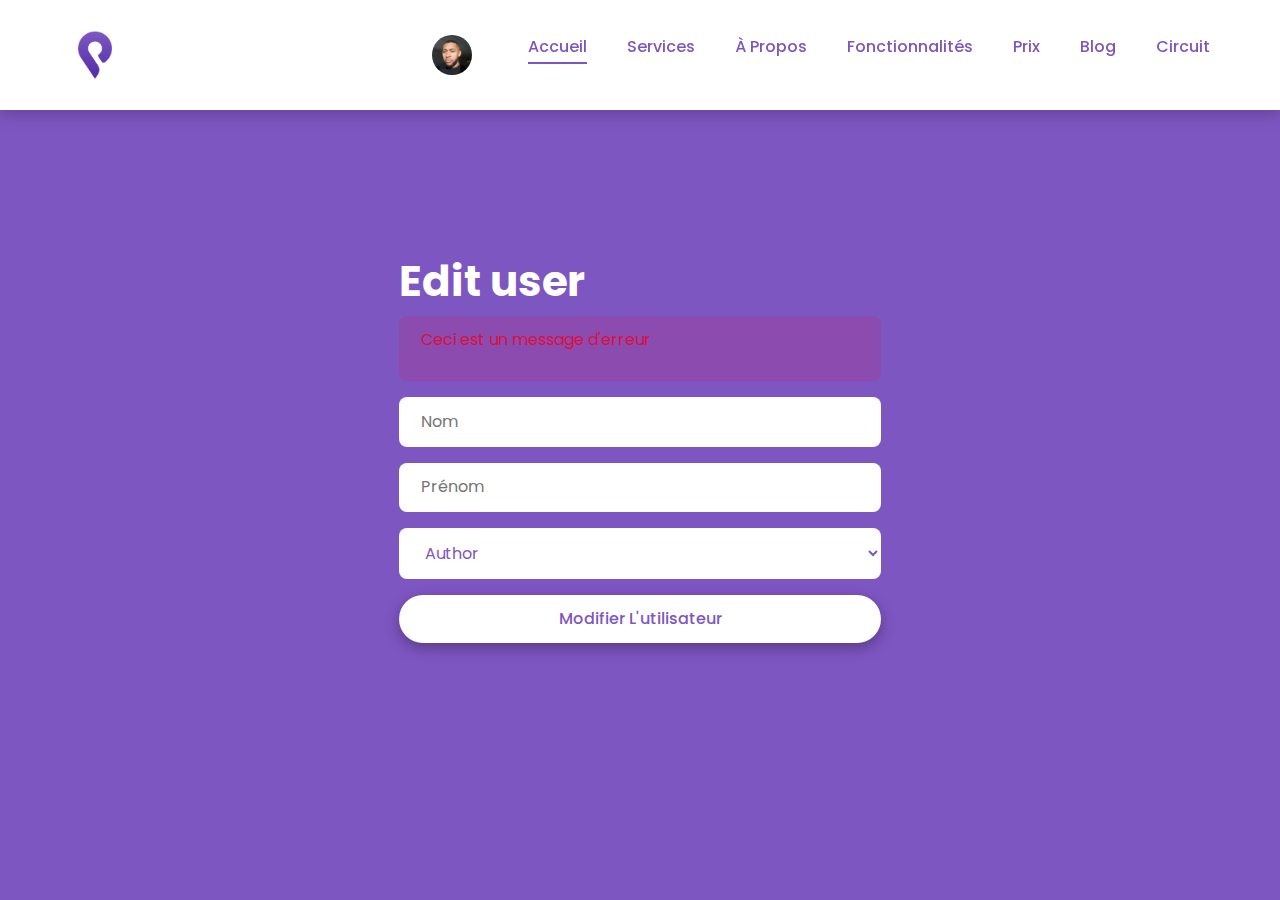
<file: edit-user.html>
<!DOCTYPE html>
<html lang="zxx">

<head>
    <title>Waytips</title>
    <meta charset="utf-8">
    <meta name="viewport" content="width=device-width, initial-scale=1">
    <!-- owl carousel css -->
    <link rel="stylesheet" href="css/owl.carousel.min.css">
    <!-- font awesome icons -->
    <link rel="stylesheet" href="css/font-awesome.css">
    <!-- bootstrap css -->
    <link rel="stylesheet" href="css/bootstrap.min.css">
    <!-- main css -->
    <link rel="stylesheet" href="css/style.css">
</head>

<body>

    <!--NavBar-->
    <nav class="navbar active navbar-expand-md fixed-top">
        <div class="container">
            <!-- Brand -->
            <a class="navbar-brand" href="index.php"><img src="./images/logo.png" alt="logo Waytips" width="50"></a>

            <!-- Toggler/collapsibe Button -->
            <button class="navbar-toggler" type="button" data-toggle="collapse" data-target="#collapsibleNavbar">
                <span class="navbar-toggler-icon"></span>
            </button>

            <!-- Navbar links -->
            <div class="collapse navbar-collapse" id="collapsibleNavbar">
                <ul class="navbar-nav ml-auto">
                    <li><a class="navbar-brand" href="#">
                            <img src="./images/picture-5.png" alt="Logo" style="width:40px; border-radius: 50%;">
                        </a></li>
                    <li class="nav-item">
                        <a class="nav-link active" href="#home">Accueil</a>
                    </li>
                    <li class="nav-item">
                        <a class="nav-link" href="#services">Services
                        </a>
                    </li>
                    <li class="nav-item">
                        <a class="nav-link" href="#about">À propos</a>
                    </li>
                    <li class="nav-item">
                        <a class="nav-link" href="#fonctions">Fonctionnalités</a>
                    </li>
                    <li class="nav-item">
                        <a class="nav-link" href="#prix">Prix</a>
                    </li>
                    <li class="nav-item">
                        <a class="nav-link" href="blog.html">Blog</a>
                    </li>
                    <li class="nav-item">
                        <a class="nav-link" href="#form">Circuit</a>
                    </li>

                </ul>
            </div>
        </div>
    </nav>

    <section class="form__section">
        <div class="container form__section-container">
            <h2>Edit user</h2>
            <div class="alert__message error">
                <p>Ceci est un message d'erreur</p>
            </div>
            <form action="" class="form-sign" enctype="multipart/form-data">
                <input type="text" placeholder="Nom">
                <input type="text" placeholder="Prénom">
                <select>
                    <option value="0">Author</option>
                    <option value="1">Admin</option>
                </select>
                <button type="submit" class="btn btn-1">Modifier l'utilisateur</button>
                
            </form>
        </div>
    </section>

    <!-- jquery js -->
    <script src="js/jquery.min.js"></script>

    <!-- popper js -->
    <script src="js/popper.min.js"></script>
    <!-- bootstrap js -->
    <script src="js/bootstrap.min.js"></script>
    <!-- owl carousel js -->
    <script src="js/owl.carousel.min.js"></script>
    <!-- ScrollIt js -->
    <script src="js/scrollIt.min.js"></script>
    <!-- main js -->
    <script src="js/main.js"></script>
    <script>
        $(document).ready(function () {
            $(window).bind("scroll", function () {
                let gap = 0;
                if ($(window).scrollTop() > gap) {
                    $("nav").addClass("active");
                } else {
                    $("nav").removeClass("active");
                }
            });
        });

    </script>

</body>

</html>
</file>
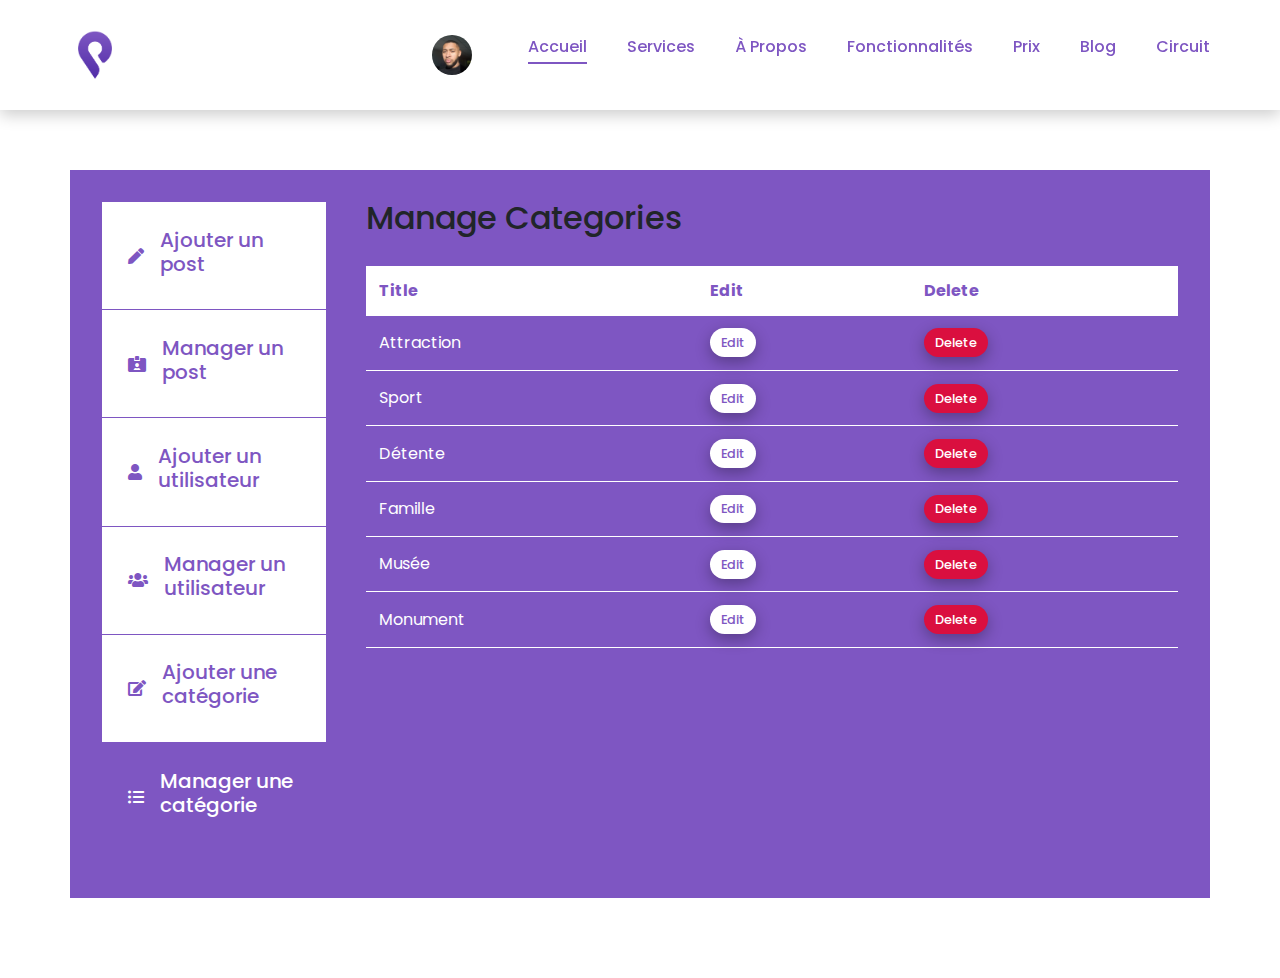
<file: manage-categories.html>
<!DOCTYPE html>
<html lang="zxx">

<head>
    <title>Dashboard</title>
    <meta charset="utf-8">
    <meta name="viewport" content="width=device-width, initial-scale=1">
    <!-- owl carousel css -->
    <link rel="stylesheet" href="css/owl.carousel.min.css">
    <!-- font awesome icons -->
    <link rel="stylesheet" href="css/font-awesome.css">
    <!-- bootstrap css -->
    <link rel="stylesheet" href="css/bootstrap.min.css">
    <!-- main css -->
    <link rel="stylesheet" href="css/style.css">
</head>

<body>

    <!--NavBar-->
    <nav class="navbar active navbar-expand-md fixed-top">
        <div class="container">
            <!-- Brand -->
            <a class="navbar-brand" href="index.php"><img src="./images/logo.png" alt="logo Waytips" width="50"></a>

            <!-- Toggler/collapsibe Button -->
            <button class="navbar-toggler" type="button" data-toggle="collapse" data-target="#collapsibleNavbar">
                <span class="navbar-toggler-icon"></span>
            </button>

            <!-- Navbar links -->
            <div class="collapse navbar-collapse" id="collapsibleNavbar">
                <ul class="navbar-nav ml-auto">
                    <li><a class="navbar-brand" href="#">
                            <img src="./images/picture-5.png" alt="Logo" style="width:40px; border-radius: 50%;">
                        </a></li>
                    <li class="nav-item">
                        <a class="nav-link active" href="#home">Accueil</a>
                    </li>
                    <li class="nav-item">
                        <a class="nav-link" href="#services">Services
                        </a>
                    </li>
                    <li class="nav-item">
                        <a class="nav-link" href="#about">À propos</a>
                    </li>
                    <li class="nav-item">
                        <a class="nav-link" href="#fonctions">Fonctionnalités</a>
                    </li>
                    <li class="nav-item">
                        <a class="nav-link" href="#prix">Prix</a>
                    </li>
                    <li class="nav-item">
                        <a class="nav-link" href="blog.html">Blog</a>
                    </li>
                    <li class="nav-item">
                        <a class="nav-link" href="#form">Circuit</a>
                    </li>

                </ul>
            </div>
        </div>
    </nav>

    <section class="dashboard" style="margin-top: 170px;">
        <div class="container dashboard__container">
            <button id="show__sidebar-btn" class="sidebar__toggle"><i class="fas fa-angle-right"></i></button>
            <button id="hide__sidebar-btn" class="sidebar__toggle"><i class="fas fa-angle-left"></i></button>
            <aside>
                <ul>
                    <li><a href="add-post.html"><i class="fas fa-pen"></i>
                            <h5>Ajouter un post</h5>
                        </a></li>
                    <li><a href="dashboard.html"><i class="fas fa-id-card-alt"></i>
                            <h5>Manager un post</h5>
                        </a></li>
                    <li><a href="add-user.html"><i class="fas fa-user"></i>
                            <h5>Ajouter un utilisateur</h5>
                        </a></li>
                    <li><a href="manage-users.html"><i class="fas fa-users"></i>
                            <h5>Manager un utilisateur</h5>
                        </a></li>
                    <li><a href="add-category.html"><i class="fas fa-edit"></i>
                            <h5>Ajouter une catégorie</h5>
                        </a></li>
                    <li><a href="manage-category.html" class="active"><i class="fas fa-list-ul"></i>
                            <h5>Manager une catégorie</h5>
                        </a></li>
                </ul>
            </aside>
            <main>
                <h2>Manage Categories</h2>
                <table>
                    <thread>
                        <tr>
                            <th>Title</th>
                            <th>Edit</th>
                            <th>Delete</th>
                        </tr>
                    </thread>
                    <tbody>
                        <tr>
                            <td>Attraction</td>
                            <td><a href="edit-category.html" class="btn btn-1  sm">Edit</a></td>
                            <td><a href="delete-category.html" class="btn btn-1 sm danger">Delete</a></td>
                        </tr>
                        <tr>
                            <td>Sport</td>
                            <td><a href="edit-category.html" class="btn btn-1  sm">Edit</a></td>
                            <td><a href="delete-category.html" class="btn btn-1 sm danger">Delete</a></td>
                        </tr>
                        <tr>
                            <td>Détente</td>
                            <td><a href="edit-category.html" class="btn btn-1  sm">Edit</a></td>
                            <td><a href="delete-category.html" class="btn btn-1 sm danger">Delete</a></td>
                        </tr>
                        <tr>
                            <td>Famille</td>
                            <td><a href="edit-category.html" class="btn btn-1  sm">Edit</a></td>
                            <td><a href="delete-category.html" class="btn btn-1 sm danger">Delete</a></td>
                        </tr>
                        <tr>
                            <td>Musée</td>
                            <td><a href="edit-category.html" class="btn btn-1  sm">Edit</a></td>
                            <td><a href="delete-category.html" class="btn btn-1 sm danger">Delete</a></td>
                        </tr>
                        <tr>
                            <td>Monument</td>
                            <td><a href="edit-category.html" class="btn btn-1  sm">Edit</a></td>
                            <td><a href="delete-category.html" class="btn btn-1 sm danger">Delete</a></td>
                        </tr>
                    </tbody>
                </table>
            </main>
        </div>
    </section>



    <!-- jquery js -->
    <script src="js/jquery.min.js"></script>

    <!-- popper js -->
    <script src="js/popper.min.js"></script>
    <!-- bootstrap js -->
    <script src="js/bootstrap.min.js"></script>
    <!-- owl carousel js -->
    <script src="js/owl.carousel.min.js"></script>
    <!-- ScrollIt js -->
    <script src="js/scrollIt.min.js"></script>
    <!-- main js -->
    <script src="js/main.js"></script>
    <script>
        $(document).ready(function () {
            $(window).bind("scroll", function () {
                let gap = 80;
                if ($(window).scrollTop() > gap) {
                    $("nav").addClass("active");
                } else {
                    $("nav").removeClass("active");
                }
            });
        });

    </script>

</body>

</html>
</file>
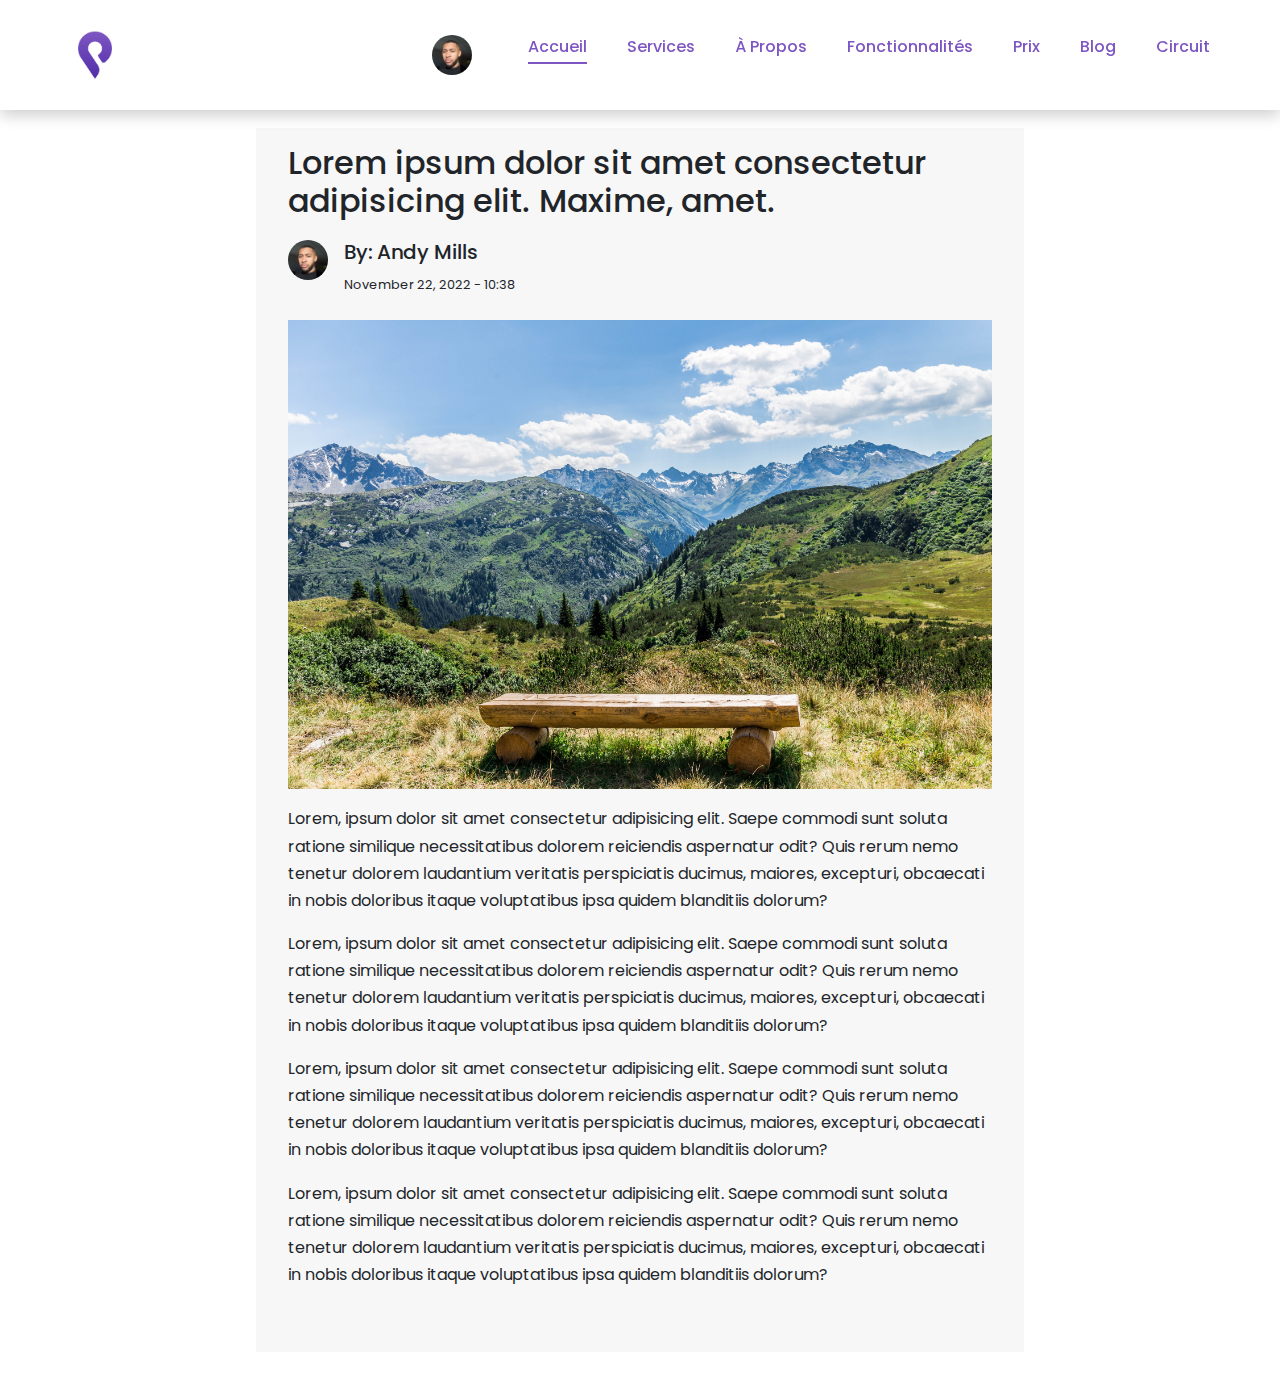
<file: post.html>
<!DOCTYPE html>
<html lang="zxx">

<head>
    <title>Waytips</title>
    <meta charset="utf-8">
    <meta name="viewport" content="width=device-width, initial-scale=1">
    <!-- owl carousel css -->
    <link rel="stylesheet" href="css/owl.carousel.min.css">
    <!-- font awesome icons -->
    <link rel="stylesheet" href="css/font-awesome.css">
    <!-- bootstrap css -->
    <link rel="stylesheet" href="css/bootstrap.min.css">
    <!-- main css -->
    <link rel="stylesheet" href="css/style.css">
</head>

<body>

    <!--NavBar-->
    <nav class="navbar active navbar-expand-md fixed-top">
        <div class="container">
            <!-- Brand -->
            <a class="navbar-brand" href="index.php"><img src="./images/logo.png" alt="logo Waytips" width="50"></a>

            <!-- Toggler/collapsibe Button -->
            <button class="navbar-toggler" type="button" data-toggle="collapse" data-target="#collapsibleNavbar">
                <span class="navbar-toggler-icon"></span>
            </button>

            <!-- Navbar links -->
            <div class="collapse navbar-collapse" id="collapsibleNavbar">
                <ul class="navbar-nav ml-auto">
                    <li><a class="navbar-brand" href="#">
                            <img src="./images/picture-5.png" alt="Logo" style="width:40px; border-radius: 50%;">
                        </a></li>
                    <li class="nav-item">
                        <a class="nav-link active" href="#home">Accueil</a>
                    </li>
                    <li class="nav-item">
                        <a class="nav-link" href="#services">Services
                        </a>
                    </li>
                    <li class="nav-item">
                        <a class="nav-link" href="#about">À propos</a>
                    </li>
                    <li class="nav-item">
                        <a class="nav-link" href="#fonctions">Fonctionnalités</a>
                    </li>
                    <li class="nav-item">
                        <a class="nav-link" href="#prix">Prix</a>
                    </li>
                    <li class="nav-item">
                        <a class="nav-link" href="blog.html">Blog</a>
                    </li>
                    <li class="nav-item">
                        <a class="nav-link" href="#form">Circuit</a>
                    </li>

                </ul>
            </div>
        </div>
    </nav>
    <!--NavbarEnd-->


    <section class="singlepost">
        <div class="container singlepost__container">
            <h2>Lorem ipsum dolor sit amet consectetur adipisicing elit. Maxime, amet.</h2>
            <div class="post__author">
                <div class="post__author-avatar">
                    <img src="./images/picture-5.png" alt="">
                </div>
                <div class="post__author-info">
                    <h5>By: Andy Mills</h5>
                    <small>November 22, 2022 - 10:38</small>
                </div>
            </div>
            <div class="singlepost__thumbnail">
                <img src="./images/blog/autriche.jpg" alt="">
                <p>
                    Lorem, ipsum dolor sit amet consectetur adipisicing elit. Saepe commodi sunt soluta ratione
                    similique necessitatibus dolorem reiciendis aspernatur odit? Quis rerum nemo tenetur dolorem
                    laudantium veritatis perspiciatis ducimus, maiores, excepturi, obcaecati in nobis doloribus itaque
                    voluptatibus ipsa quidem blanditiis dolorum?
                </p>
                <p>
                    Lorem, ipsum dolor sit amet consectetur adipisicing elit. Saepe commodi sunt soluta ratione
                    similique necessitatibus dolorem reiciendis aspernatur odit? Quis rerum nemo tenetur dolorem
                    laudantium veritatis perspiciatis ducimus, maiores, excepturi, obcaecati in nobis doloribus itaque
                    voluptatibus ipsa quidem blanditiis dolorum?
                </p>
                <p>
                    Lorem, ipsum dolor sit amet consectetur adipisicing elit. Saepe commodi sunt soluta ratione
                    similique necessitatibus dolorem reiciendis aspernatur odit? Quis rerum nemo tenetur dolorem
                    laudantium veritatis perspiciatis ducimus, maiores, excepturi, obcaecati in nobis doloribus itaque
                    voluptatibus ipsa quidem blanditiis dolorum?
                </p>
                <p>
                    Lorem, ipsum dolor sit amet consectetur adipisicing elit. Saepe commodi sunt soluta ratione
                    similique necessitatibus dolorem reiciendis aspernatur odit? Quis rerum nemo tenetur dolorem
                    laudantium veritatis perspiciatis ducimus, maiores, excepturi, obcaecati in nobis doloribus itaque
                    voluptatibus ipsa quidem blanditiis dolorum?
                </p>
            </div>
        </div>

    </section>


    <!-- jquery js -->
    <script src="js/jquery.min.js"></script>

    <!-- popper js -->
    <script src="js/popper.min.js"></script>
    <!-- bootstrap js -->
    <script src="js/bootstrap.min.js"></script>
    <!-- owl carousel js -->
    <script src="js/owl.carousel.min.js"></script>
    <!-- ScrollIt js -->
    <script src="js/scrollIt.min.js"></script>
    <!-- main js -->
    <script src="js/main.js"></script>
    <script>
        $(document).ready(function () {
            $(window).bind("scroll", function () {
                let gap = 0;
                if ($(window).scrollTop() > gap) {
                    $("nav").addClass("active");
                } else {
                    $("nav").removeClass("active");
                }
            });
        });

    </script>

</body>

</html>
</file>
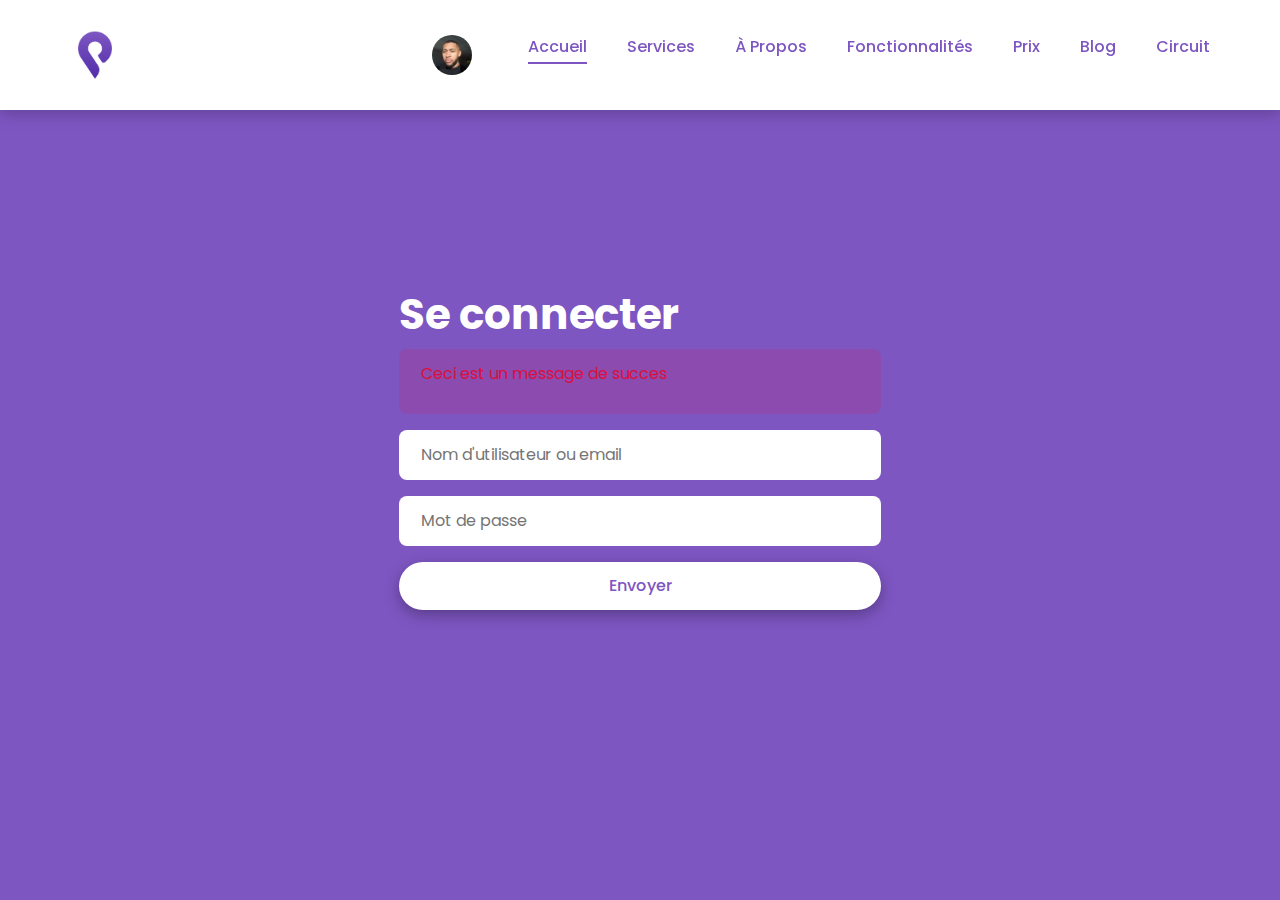
<file: signin.html>
<!DOCTYPE html>
<html lang="zxx">

<head>
    <title>Waytips</title>
    <meta charset="utf-8">
    <meta name="viewport" content="width=device-width, initial-scale=1">
    <!-- owl carousel css -->
    <link rel="stylesheet" href="css/owl.carousel.min.css">
    <!-- font awesome icons -->
    <link rel="stylesheet" href="css/font-awesome.css">
    <!-- bootstrap css -->
    <link rel="stylesheet" href="css/bootstrap.min.css">
    <!-- main css -->
    <link rel="stylesheet" href="css/style.css">
</head>

<body>

    <!--NavBar-->
    <nav class="navbar active navbar-expand-md fixed-top">
        <div class="container">
            <!-- Brand -->
            <a class="navbar-brand" href="index.php"><img src="./images/logo.png" alt="logo Waytips" width="50"></a>

            <!-- Toggler/collapsibe Button -->
            <button class="navbar-toggler" type="button" data-toggle="collapse" data-target="#collapsibleNavbar">
                <span class="navbar-toggler-icon"></span>
            </button>

            <!-- Navbar links -->
            <div class="collapse navbar-collapse" id="collapsibleNavbar">
                <ul class="navbar-nav ml-auto">
                    <li><a class="navbar-brand" href="#">
                            <img src="./images/picture-5.png" alt="Logo" style="width:40px; border-radius: 50%;">
                        </a></li>
                    <li class="nav-item">
                        <a class="nav-link active" href="#home">Accueil</a>
                    </li>
                    <li class="nav-item">
                        <a class="nav-link" href="#services">Services
                        </a>
                    </li>
                    <li class="nav-item">
                        <a class="nav-link" href="#about">À propos</a>
                    </li>
                    <li class="nav-item">
                        <a class="nav-link" href="#fonctions">Fonctionnalités</a>
                    </li>
                    <li class="nav-item">
                        <a class="nav-link" href="#prix">Prix</a>
                    </li>
                    <li class="nav-item">
                        <a class="nav-link" href="blog.html">Blog</a>
                    </li>
                    <li class="nav-item">
                        <a class="nav-link" href="#form">Circuit</a>
                    </li>

                </ul>
            </div>
        </div>
    </nav>

    <section class="form__section">
        <div class="container form__section-container">
            <h2>Se connecter</h2>
            <div class="alert__message error">
                <p>Ceci est un message de succes</p>
            </div>
            <form action="" class="form-sign">
                <input type="text" placeholder="Nom d'utilisateur ou email">
                <input type="password" placeholder="Mot de passe">
                <button type="submit" class="btn btn-1">Envoyer</button>
            </form>
        </div>
    </section>

    <!-- jquery js -->
    <script src="js/jquery.min.js"></script>

    <!-- popper js -->
    <script src="js/popper.min.js"></script>
    <!-- bootstrap js -->
    <script src="js/bootstrap.min.js"></script>
    <!-- owl carousel js -->
    <script src="js/owl.carousel.min.js"></script>
    <!-- ScrollIt js -->
    <script src="js/scrollIt.min.js"></script>
    <!-- main js -->
    <script src="js/main.js"></script>
    <script>
        $(document).ready(function () {
            $(window).bind("scroll", function () {
                let gap = 0;
                if ($(window).scrollTop() > gap) {
                    $("nav").addClass("active");
                } else {
                    $("nav").removeClass("active");
                }
            });
        });

    </script>

</body>

</html>
</file>
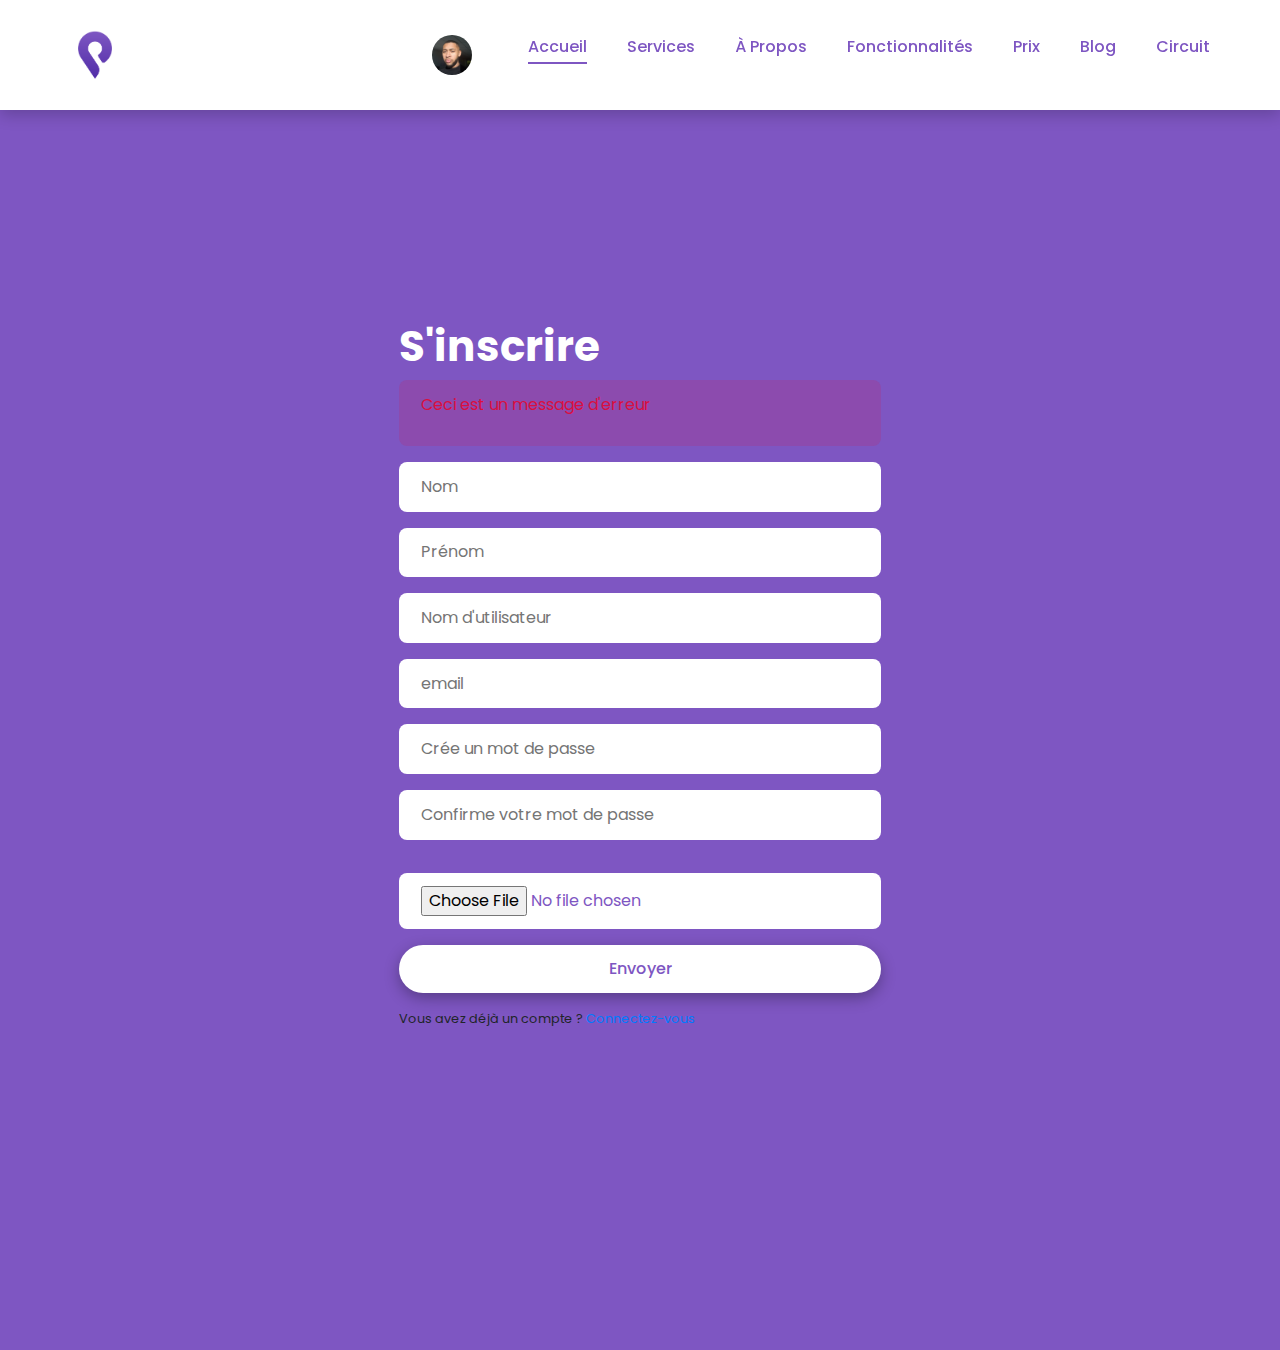
<file: signup.html>
<!DOCTYPE html>
<html lang="zxx">

<head>
    <title>Waytips</title>
    <meta charset="utf-8">
    <meta name="viewport" content="width=device-width, initial-scale=1">
    <!-- owl carousel css -->
    <link rel="stylesheet" href="css/owl.carousel.min.css">
    <!-- font awesome icons -->
    <link rel="stylesheet" href="css/font-awesome.css">
    <!-- bootstrap css -->
    <link rel="stylesheet" href="css/bootstrap.min.css">
    <!-- main css -->
    <link rel="stylesheet" href="css/style.css">
</head>

<body>

    <!--NavBar-->
    <nav class="navbar active navbar-expand-md fixed-top">
        <div class="container">
            <!-- Brand -->
            <a class="navbar-brand" href="index.php"><img src="./images/logo.png" alt="logo Waytips" width="50"></a>

            <!-- Toggler/collapsibe Button -->
            <button class="navbar-toggler" type="button" data-toggle="collapse" data-target="#collapsibleNavbar">
                <span class="navbar-toggler-icon"></span>
            </button>

            <!-- Navbar links -->
            <div class="collapse navbar-collapse" id="collapsibleNavbar">
                <ul class="navbar-nav ml-auto">
                    <li><a class="navbar-brand" href="#">
                            <img src="./images/picture-5.png" alt="Logo" style="width:40px; border-radius: 50%;">
                        </a></li>
                    <li class="nav-item">
                        <a class="nav-link active" href="#home">Accueil</a>
                    </li>
                    <li class="nav-item">
                        <a class="nav-link" href="#services">Services
                        </a>
                    </li>
                    <li class="nav-item">
                        <a class="nav-link" href="#about">À propos</a>
                    </li>
                    <li class="nav-item">
                        <a class="nav-link" href="#fonctions">Fonctionnalités</a>
                    </li>
                    <li class="nav-item">
                        <a class="nav-link" href="#prix">Prix</a>
                    </li>
                    <li class="nav-item">
                        <a class="nav-link" href="blog.html">Blog</a>
                    </li>
                    <li class="nav-item">
                        <a class="nav-link" href="#form">Circuit</a>
                    </li>

                </ul>
            </div>
        </div>
    </nav>

    <section class="form__section-signup">
        <div class="container form__section-container">
            <h2>S'inscrire</h2>
            <div class="alert__message error">
                <p>Ceci est un message d'erreur</p>
            </div>
            <form action="" class="form-sign" enctype="multipart/form-data">
                <input type="text" placeholder="Nom">
                <input type="text" placeholder="Prénom">
                <input type="text" placeholder="Nom d'utilisateur">
                <input type="email" placeholder="email">
                <input type="password" placeholder="Crée un mot de passe">
                <input type="password" placeholder="Confirme votre mot de passe">
                <div class="form__control">
                    <label for="avatar"></label>
                    <input type="file" id="avatar">
                </div>
                <button type="submit" class="btn btn-1">Envoyer</button>
                <small>Vous avez déjà un compte ? <a href="signin.html">Connectez-vous </a></small>
            </form>
        </div>
    </section>

    <!-- jquery js -->
    <script src="js/jquery.min.js"></script>

    <!-- popper js -->
    <script src="js/popper.min.js"></script>
    <!-- bootstrap js -->
    <script src="js/bootstrap.min.js"></script>
    <!-- owl carousel js -->
    <script src="js/owl.carousel.min.js"></script>
    <!-- ScrollIt js -->
    <script src="js/scrollIt.min.js"></script>
    <!-- main js -->
    <script src="js/main.js"></script>
    <script>
        $(document).ready(function () {
            $(window).bind("scroll", function () {
                let gap = 0;
                if ($(window).scrollTop() > gap) {
                    $("nav").addClass("active");
                } else {
                    $("nav").removeClass("active");
                }
            });
        });

    </script>

</body>

</html>
</file>
<file: css/style.css>
@import url("https://fonts.googleapis.com/css2?family=Poppins:wght@300;400;500;600;700;800&display=swap");

:root {
  --maximum-yellow-red: hsl(262, 47%, 55%);
  --bittersweet: hsl(262, 47%, 55%);
  --bittersweet-2: hsla(262, 47%, 50%);
  --shadow-black-100: 0 5px 15px rgba(0, 0, 0, 0.1);
  --shadow-black-300: 0 5px 15px rgba(0, 0, 0, 0.3);
  --bg-dark: #2b2c2f;
  --color-1: #ffab00;
  --color-2: #74b9ff;
  --color-red: #da0f3f;
  --color-red-light: hsl(346, 87%, 46%, 15%);
  --color-green: #00c476;
  --color-green-light: hsl(156, 100%, 38%, 15%);
  --color-gray-900: #1e1e66;
  --royal-blue-dark: hsl(231, 61%, 22%);
  --main-to-dark-color: var(--main-color);
  --dark-to-main-color: var(--bg-dark);
  --shadow-block-100: 0 5px 15px rgba(0, 0, 0, 0.1);
  --shadow-block-200: 0 5px 15px rgba(0, 0, 0, 0.2);
  --shadow-block-300: 0 5px 15px rgba(0, 0, 0, 0.3);
  --block-900: #000000;
  --block-400: #555555;
  --block-100: #f7f7f7;
  --white: #ffffff;
  --block-alpha-100: rgba(0, 0, 0, 0, 0.05);

  /**
     * typography
     */

  --ff-poppins: "Poppins", sans-sarif;

  --fs-1: 32px;
  --fs-2: 26px;
  --fs-3: 22px;
  --fs-4: 18px;
  --fs-5: 15px;
  --fs-6: 14px;

  --fw-700: 700;
  --fw-600: 600;
  --fw-500: 500;

  /**
      * transition
      */

  --transition: 0.25s ease-in-out;
}

body {
  font-family: var(--ff-poppins);
  font-size: 16px;
  font-weight: 400;
  overflow-x: hidden;
  background-color: #fff;
  scroll-behavior: smooth;
}

* {
  margin: 0;
  padding: 0;
  outline: none !important;
  scroll-behavior: smooth;
  box-sizing: border-box;
  text-decoration: none;
  list-style: none;
}

img {
  max-width: 100%;
  vertical-align: middle;
  object-fit: cover;
}

.img-background {
  background-image: url("../images/blog/autriche.jpg");
  background-size: cover;
  min-height: 80vh;
  position: relative;
  color: var(--white);
  text-shadow: var(--shadow-black-100);
}

ul {
  list-style: none;
}

a {
  text-decoration: none;
}

.btn-1 {
  background-color: var(--white);
  padding: 12px 30px;
  border: none;
  border-radius: 30px;
  color: var(--bittersweet);
  font-size: 16px;
  text-transform: capitalize;
  transition: all 0.5s ease;
  box-shadow: var(--shadow-black-300);
  font-weight: 500;
}

.btn-1:focus {
  box-shadow: var(--shadow-black-300);
}

.btn-1:hover {
  color: var(--white);
  background-color: var(--color-1);
}

.btn.btn-1.sm {
  padding: 0.3rem 0.7rem;
  font-size: 0.8rem;
}

.btn.danger {
  background: var(--color-red);
  color: var(--white);
}

.btn.danger:hover {
  background-color: var(--white);
  color: #da0f3f;
}

/*KEYFRAMES*/

@keyframes bounceTop_01 {
  0%,
  100% {
    transform: translateY(-30px);
  }
  50% {
    transform: translateY(0px);
  }
}

@keyframes spin_01 {
  0% {
    transform: rotate(0deg);
  }
  100% {
    transform: rotate(360deg);
  }
}

/*SECTION*/

.section-padding {
  padding: 80px 0;
}

.section-title h2 {
  font-size: 39px;
  font-weight: 700;
  text-transform: capitalize;
  margin: 0;
  text-align: center;
}

.section-title h3 {
  color: var(--bittersweet);
  padding-bottom: 15px;
  text-align: center;
}

/*scrollbar*/

::-webkit-scrollbar {
  width: 10px;
}

::-webkit-scrollbar-track {
  background: var(--white);
}

::-webkit-scrollbar-thumb {
  background: hsl(0, 0%, 50%);
}

/* NAVBAR */

.navbar {
  background-color: transparent;
  padding: 10px 0;
}

.navbar > .container {
  padding: 15px 0;
}

.navbar .navbr-brand {
  font-size: 30px;
  color: var(--white);
  font-weight: 500;
  text-transform: capitalize;
}

.navbar .nav-item {
  margin-left: 40px;
}

.navbar .nav-item .nav-link {
  color: var(--white);
  text-transform: capitalize;
  font-size: 16px;
  font-weight: 500;
  padding: 5px 0;
  position: relative;
}

.navbar .nav-item .nav-link::before {
  content: "";
  position: absolute;
  left: 0;
  bottom: 0;
  right: 0;
  height: 1.5px;
  background-color: #fff;
  transition: all 0.5s ease;
  transform: scale(0);
}

.navbar .nav-item .nav-link.active::before,
.navbar .nav-item .nav-link:hover::before {
  transform: scale(1);
}

.navbar.active {
  background: #fff;
  box-shadow: var(--shadow-block-200);
}

.navbar.active .nav-item .nav-link {
  color: var(--bittersweet);
}

.navbar.active .nav-item .nav-link::before {
  background-color: var(--bittersweet);
}

/* HOME */

.home {
  min-height: 100vh;
  padding: 150px 0;
  background-image: linear-gradient(
      rgba(8, 8, 37, 0.85),
      rgba(0, 15, 80, 0.675)
    ),
    url(../images/home/back.jpg);
  border-radius: 0 0 200px 0;
  background-size: cover;
  background-position: center;
  z-index: 1;
}

.home-text h1 {
  font-size: 45px;
  font-weight: 700;
  color: var(--white);
  margin: 0 0 20px;
}

.home-text p {
  font-size: 18px;
  line-height: 28px;
  color: var(--white);
  margin: 0;
  font-weight: 300;
}

.home-text h3 {
  color: var(--white);
  font-size: 28px;
}

.home .home-btn {
  margin-top: 30px;
}

.home-img {
  position: relative;
  text-align: center;
}

.home-img img {
  max-width: 230px;
  width: 100%;
  box-shadow: var(--shadow-black-100);
  border-radius: 32px;
  animation: bounceTop_01 3s ease infinite;
}

/*SERVICES*/

.services .services-item {
  box-shadow: var(--shadow-black-300);
  margin: 15px;
  padding: 30px;
  border-radius: 10px;
  text-align: center;
  position: relative;
  z-index: 1;
  overflow: hidden;
}

.services .services-item::before,
.services .services-item::after {
  content: "";
  position: absolute;
  z-index: -1;
  border-radius: 50%;
  transition: all 0.5s ease;
  opacity: 0;
}

.services .services-item::before {
  height: 20px;
  width: 20px;
  background-color: var(--color-1);
  left: -20px;
  top: 40%;
}

.services .services-item:hover::before {
  left: 10px;
  opacity: 1;
}

.services .services-item::after {
  height: 30px;
  width: 30px;
  background-color: var(--color-1);
  right: -30px;
  top: 80%;
}

.services .services-item:hover::after {
  right: -15px;
  opacity: 1;
}

.services .services-item .icon {
  height: 60px;
  width: 60px;
  margin: 0 auto 30px;
  text-align: center;
  font-size: 30px;
  color: var(--bittersweet);
  position: relative;
  z-index: 1;
  transition: all 0.5s ease;
}

.services .services-item .icon::before {
  content: "";
  position: absolute;
  left: 100%;
  top: 0;
  width: 100%;
  height: 100%;
  background-color: var(--bittersweet);
  transition: all 0.5s ease;
  z-index: -1;
  opacity: 0;
}

.services .services-item:hover .icon::before {
  left: 0;
  border-radius: 50%;
  opacity: 1;
}

.services .services-item:hover .icon {
  color: #ffffff;
  font-size: 20px;
  line-height: 60px;
}

.services .services-item h3 {
  font-size: 22px;
  margin: 0 0 20px;
  color: var(--block-900);
  font-weight: 500;
  text-transform: capitalize;
}

.services .services-item p {
  font-size: 16px;
  line-height: 26px;
  font-weight: 300;
  color: var(--block-400);
  margin: 0 0 15px;
}

.owl-carousel .owl-dots {
  padding: 0 15px;
  text-align: center;
  margin-top: 20px;
}

.owl-carousel button.owl-dot {
  height: 6px;
  width: 24px;
  background-color: #dddddd;
  display: inline-block;
  margin: 0 4px;
  border-radius: 5px;
}

.owl-carousel button.owl-dot.active {
  background-color: var(--bittersweet);
}

/*ABOUT*/

.about {
  background-color: var(--bittersweet);
}

.about .section-title h2,
.about .section-title h3 {
  color: var(--white);
  text-align: left;
}

.about-img {
  position: relative;
}

.about-img img {
  max-width: 240px;
  width: 100%;
  border-radius: 32px;
  animation: bounceTop_01 3s ease infinite;
}

.about-img .circle {
  position: absolute;
  height: 400px;
  width: 400px;
  border: 1px solid rgba(255, 255, 255, 0.2);
  border-radius: 50%;
  top: 50%;
  left: 50%;
  transform: translate(-50%, -50%);
}

.about-img .circle::before {
  content: "";
  position: absolute;
  height: 60px;
  width: 60px;
  background-color: rgba(255, 255, 255, 0.4);
  border-radius: 50%;
  left: 30px;
  top: 30px;
  transform-origin: 170px 170px;
  animation: spin_01 10s linear infinite;
}

.about .about-text {
  text-align: justify;
  margin-top: 30px;
}

.about .about-text p {
  font-size: 16px;
  line-height: 26px;
  color: var(--white);
  margin: 0 0 15px;
  font-weight: 300;
}

.about .btn {
  margin-top: 10px;
  margin-left: -10px;
}

.about .about-text-keys {
  padding: 30px;
  text-align: center;
  box-shadow: var(--shadow-black-100);
  border-radius: 10px;
  margin-top: 30px;
}

.about .about-text-keys.style {
  background-color: var(--color-1);
  color: var(--white);
}

/*FONCTIONS*/

/* WORK */

.work-item {
  padding: 30px;
  text-align: center;
  position: relative;
  z-index: 1;
}

.work-item.line-right::before {
  content: "";
  position: absolute;
  height: 2px;
  width: 100%;
  left: 50%;
  top: 60px;
  background-color: var(--bittersweet);
  z-index: -1;
}

.work-item .step {
  display: inline-block;
  height: 60px;
  width: 60px;
  background-color: var(--bittersweet);
  font-size: 20px;
  text-align: center;
  line-height: 60px;
  border-radius: 50%;
  color: #ffffff;
  font-weight: 500;
}

.work-item h3 {
  margin: 20px 0;
  font-size: 22px;
  font-weight: 500;
  color: var(--royal-blue-dark);
  text-transform: capitalize;
}

.work-item p {
  font-size: 16px;
  font-weight: 300;
  margin: 0;
  color: var(--block-400);
  line-height: 26px;
}

/*features*/

.category__button {
  background-color: var(--bittersweet);
  color: var(--white);
  display: inline-block;
  padding: 0.5rem 1rem;
  border-radius: 0.5rem;
  font-weight: 600;
  font-size: 0.8rem;
  text-align: center;
}

.category__button:hover {
  color: #f2f2fe;
}

a.category__button {
  text-decoration: none;
}

.post__thumbnail {
  border-radius: 5rem 0;
  overflow: hidden;
  margin-bottom: 1.6rem;
}

.featured .post_title a {
  color: var(--bittersweet);
  line-height: 1.3;
  transition: all 300ms ease;
}

.featured h2 {
  font-size: 1.7rem;
  margin: 1rem 0;
}

.post:hover .post__thumbnail img {
  filter: saturate(0);
  transition: filter 500ms ease;
}

.post__author {
  display: flex;
  gap: 1rem;
  margin-top: 1.2rem;
}

.post__author-avatar {
  width: 2.5rem;
  height: 2.5rem;
  border-radius: 50%;
  overflow: hidden;
}

.featured__container {
  display: grid;
  grid-template-columns: 1fr 1fr;
  gap: 4rem;
}

.featured .post__thumbnail {
  height: fit-content;
}

/*POSTS*/

.posts h3 {
  font-size: 1.1rem;
  image-rendering: 0.8rem 0 0.5rem;
  margin: 1rem 0;
}

.posts h3 a {
  color: var(--bittersweet);
  transition: all 300ms ease;
}

.posts h5 {
  font-size: 1rem;
}

.posts__container {
  display: grid;
  grid-template-columns: repeat(3, 1fr);
  gap: 5rem;
  margin-bottom: 5rem;
}

.category__buttons {
  padding: 4rem 0;
  border-top: 2px solid var(--block-400);
  border-bottom: 2px solid var(--block-400);
}

.category__buttons-container {
  width: fit-content;
  display: grid;
  grid-template-columns: repeat(3, 1fr);
  gap: 1rem;
}

/*SEARCH*/

.search__bar {
  margin: 5rem 0;
}

.search__bar-container {
  position: relative;
  width: 30rem;
  background-color: var(--bittersweet);
  display: flex;
  align-items: center;
  justify-content: space-between;
  overflow: hidden;
  padding: 0.6rem 1rem;
  border-radius: 0.5rem;
  color: var(--white);
}

.search__bar-container > div {
  width: 100%;
  display: flex;
  align-items: center;
}

.search__bar input {
  background: transparent;
  margin-left: 0.7rem;
  padding: 0.5rem 0;
  width: 100%;
  border: none;
}

.search__bar input::placeholder {
  color: var(--white);
}

.btn-search {
  display: inline-block;
  width: fit-content;
  padding: 0.6rem 1.2rem;
  background-color: var(--white);
  border-radius: 0.5rem;
  cursor: pointer;
  color: var(--bittersweet);
  font-weight: 500;
  border: none;
  transition: all 300ms ease;
}

/*Singlepost*/

.singlepost {
  margin: 8rem 0 2rem;
}

.singlepost__container {
  width: 60%;
  background: var(--block-100);
  padding: 1rem 2rem 3rem;
}

.singlepost__thumbnail {
  margin: 1.5rem 0 1rem;
}

.singlepost__container p {
  margin-top: 1rem;
  line-height: 1.7;
}

/*Signup*/

.form__section-signup {
  display: grid;
  place-items: center;
  height: 150vh;
  background-color: var(--bittersweet);
}

.form__section {
  display: grid;
  place-items: center;
  height: 100vh;
  background-color: var(--bittersweet);
}

.form__section-container {
  width: 40%;
}

.form__section-container h2 {
  color: var(--white);
  font-weight: 700;
  font-size: 42px;
}

.alert__message {
  padding: 0.8rem 1.4rem;
  margin-bottom: 1rem;
  border-radius: 0.5rem;
}

.alert__message.error {
  background: var(--color-red-light);
  color: var(--color-red);
  margin-top: 5px;
}

.alert__message.success {
  background: var(--color-green-light);
  color: var(--color-green);
}

.form-sign {
  display: flex;
  flex-direction: column;
  gap: 1rem;
}

.form__control {
  display: flex;
  flex-direction: column;
  gap: 0.6rem;
}

.form__control.inline {
  flex-direction: row;
  align-items: center;
}

input,
textarea,
select {
  padding: 0.8rem 1.4rem;
  background-color: var(--white);
  border-radius: 0.5rem;
  resize: none;
  color: var(--bittersweet);
  border: none;
}

.form__section small {
  margin-top: 1rem;
  display: block;
  color: var(--white);
  text-align: center;
}

.form__section small a {
  color: var(--color-1);
}

/*Dashboard*/
.dashboard {
  margin-top: 6rem;
}
.sidebar__toggle{
  display: none;
}
.dashboard__container {
  display: grid;
  grid-template-columns: 14rem auto;
  gap: 1rem;
  background: var(--bittersweet);
  padding: 2rem;
  margin-bottom: 5rem;
}

.dashboard aside a {
  background-color: var(--white);
  display: flex;
  gap: 1rem;
  align-items: center;
  padding: 1.6rem;
  text-decoration: none;
  list-style: none;
  color: var(--bittersweet);
}

.dashboard aside ul li:not(:last-child) a {
  border-bottom: 1px solid var(--bittersweet);
}

.dashboard aside a:hover {
  background: var(--color-1);
  color: var(--white);
}

.dashboard aside a.active {
  background-color: var(--bittersweet);
  color: var(--white);
}

.dashboard main {
  margin-left: 1.5rem;
}

.dashboard main h2 {
  margin: 0 0 2rem 0;
  line-height: 1;
}

.dashboard main table {
  width: 100%;
  text-align: left;
  color: var(--white);
}

.dashboard main table th {
  background: var(--white);
  padding: 0.8rem;
  color: var(--bittersweet);
}

.dashboard main table td {
  padding: 0.8rem;
  border-bottom: 1px solid var(--white);
}

.dashboard main table tr:hover td {
  background: var(--color-1);
  color: var(--white);
  cursor: default;
  transition: all 300ms ease;
}
/*RESPONSIVE MEDIA QUERIES*/

@media screen and (max-width: 1024px) {
  .featured__container {
    gap: 3rem;
  }

  .posts__container {
    grid-template-columns: 1fr 1fr;
    gap: 3rem;
  }

  /*blog*/
  .search__bar-container {
    width: 60%;
  }

  /*Dashboard*/
  .dashboard__container{
    grid-template-columns: 4.3rem auto;
    padding: 0;
    background: transparent;
  }

  .dashboard aside h5{
    display: none;
  }

  .dashboard main table thead{
    display: none;
  }

  .dashboard main table tr {
    display: flex;
    flex-direction: column;
  }

  .dashboard main table tr:nth-child(even){
    background: var(--bittersweet);
  }

  .dashboard main table tr:hover td {
    background: transparent;
  }
}

@media screen and (max-width: 600px) {
  .section {
    margin-top: 2rem;
  }

  .featured {
    margin-top: 6rem;
  }

  .featured__container {
    grid-template-columns: 1fr;
    gap: 0;
  }

  .posts__container {
    grid-template-columns: 1fr;
  }

  .category__buttons-container {
    grid-template-columns: 1fr 1fr;
  }

  /*blog*/
  .search__bar-container {
    width: 88%;
  }

  .form__section-container {
    padding: 0;
  }

  /*Dashboard*/
  .dashboard{
    margin-top: 5rem;
  }

  .dashboard__container{
    grid-template-columns: 1fr;
    gap: 0;
  }

  .dashboard main{
    margin: 0;
  }

  .dashboard main h2{
    margin-top: 1rem;
  }

  .dashboard aside {
    position: fixed;
    box-shadow: 2rem 0 4rem rgba(0, 0, 0, 0.2);
    left: -100%;
    height: 100vh;
    transition: all 300ms ease;
    background: var(--bittersweet);
  }

  .dashboard .sidebar__toggle{
    display: inline-block;
    background: var(--bittersweet);
    color: var(--white);
    position: fixed;
    right: 0;
    bottom: 4rem;
    z-index: 1;
    width: 2.5rem;
    height: 2.5rem;
    border: none;
    border-radius: 50% 0 0 50%;
    font-size: 1.3rem;
    cursor: pointer;
    box-shadow: -1rem 0 2rem rgba(0, 0, 0, 0.1);
  }

  .dashboard aside a h5{
    display: inline-block;
  }

  #hide__sidebar-btn{
    display: none;
  }
}
</file>
